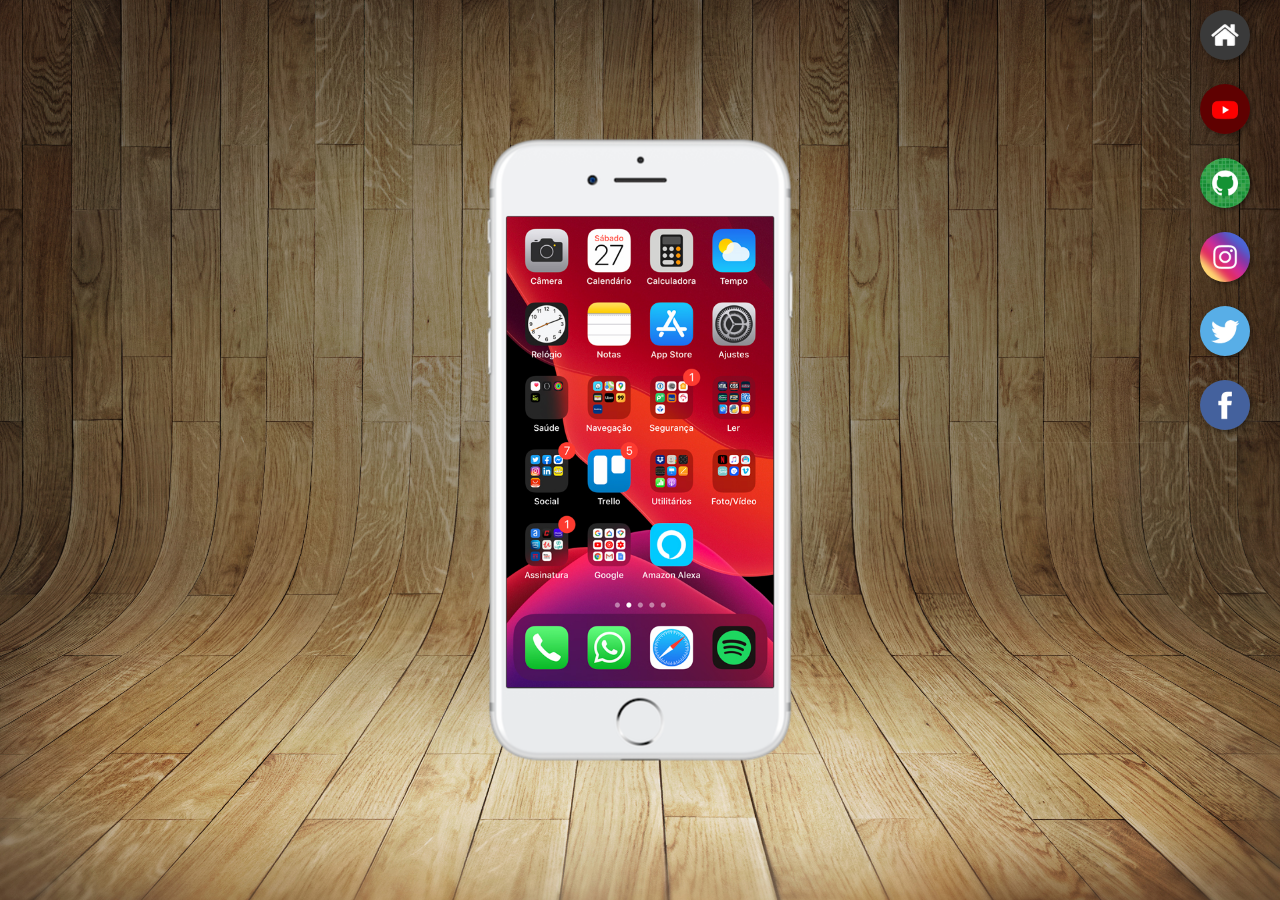
<file: index.html>
<!DOCTYPE html>
<html lang="pt-br">
<head>
    <meta charset="UTF-8">
    <meta http-equiv="X-UA-Compatible" content="IE=edge">
    <meta name="viewport" content="width=device-width, initial-scale=1.0">
    <title>Projeto redes sociais</title>
    <link rel="shortcut icon" href="icon/favicon.ico" type="image/x-icon">
    <link rel="stylesheet" href="estilos/style.css">
</head>
<body>
    <main>
        <section id="telefone">
            <iframe src="home.html" name="tela" id="tela" frameborder="0">
                Seu navegador não é compatível com isso.
            </iframe>
        </section>
        <section id="rede-sociais">
            <a href="home.html" target="tela"><img src="imagens/logo-home.jpg" alt="home"></a><br>
            <a href="youtube.html" target="tela"><img src="imagens/logo-youtube.jpg" alt="youtube"></a><br>
            <a href="github.html" target="tela"><img src="imagens/logo-github.jpg" alt="github"></a><br>
            <a href="instagram.html" target="tela"><img src="imagens/logo-instagram.jpg" alt="instagram"></a><br>
            <a href="twitter.html" target="tela"><img src="imagens/logo-twitter.jpg" alt="twitter"></a><br>
            <a href="facebook.html" target="tela"><img src="imagens/logo-facebook.jpg" alt="facebook"></a>
        </section>
    </main>
</body>
</html>
</file>
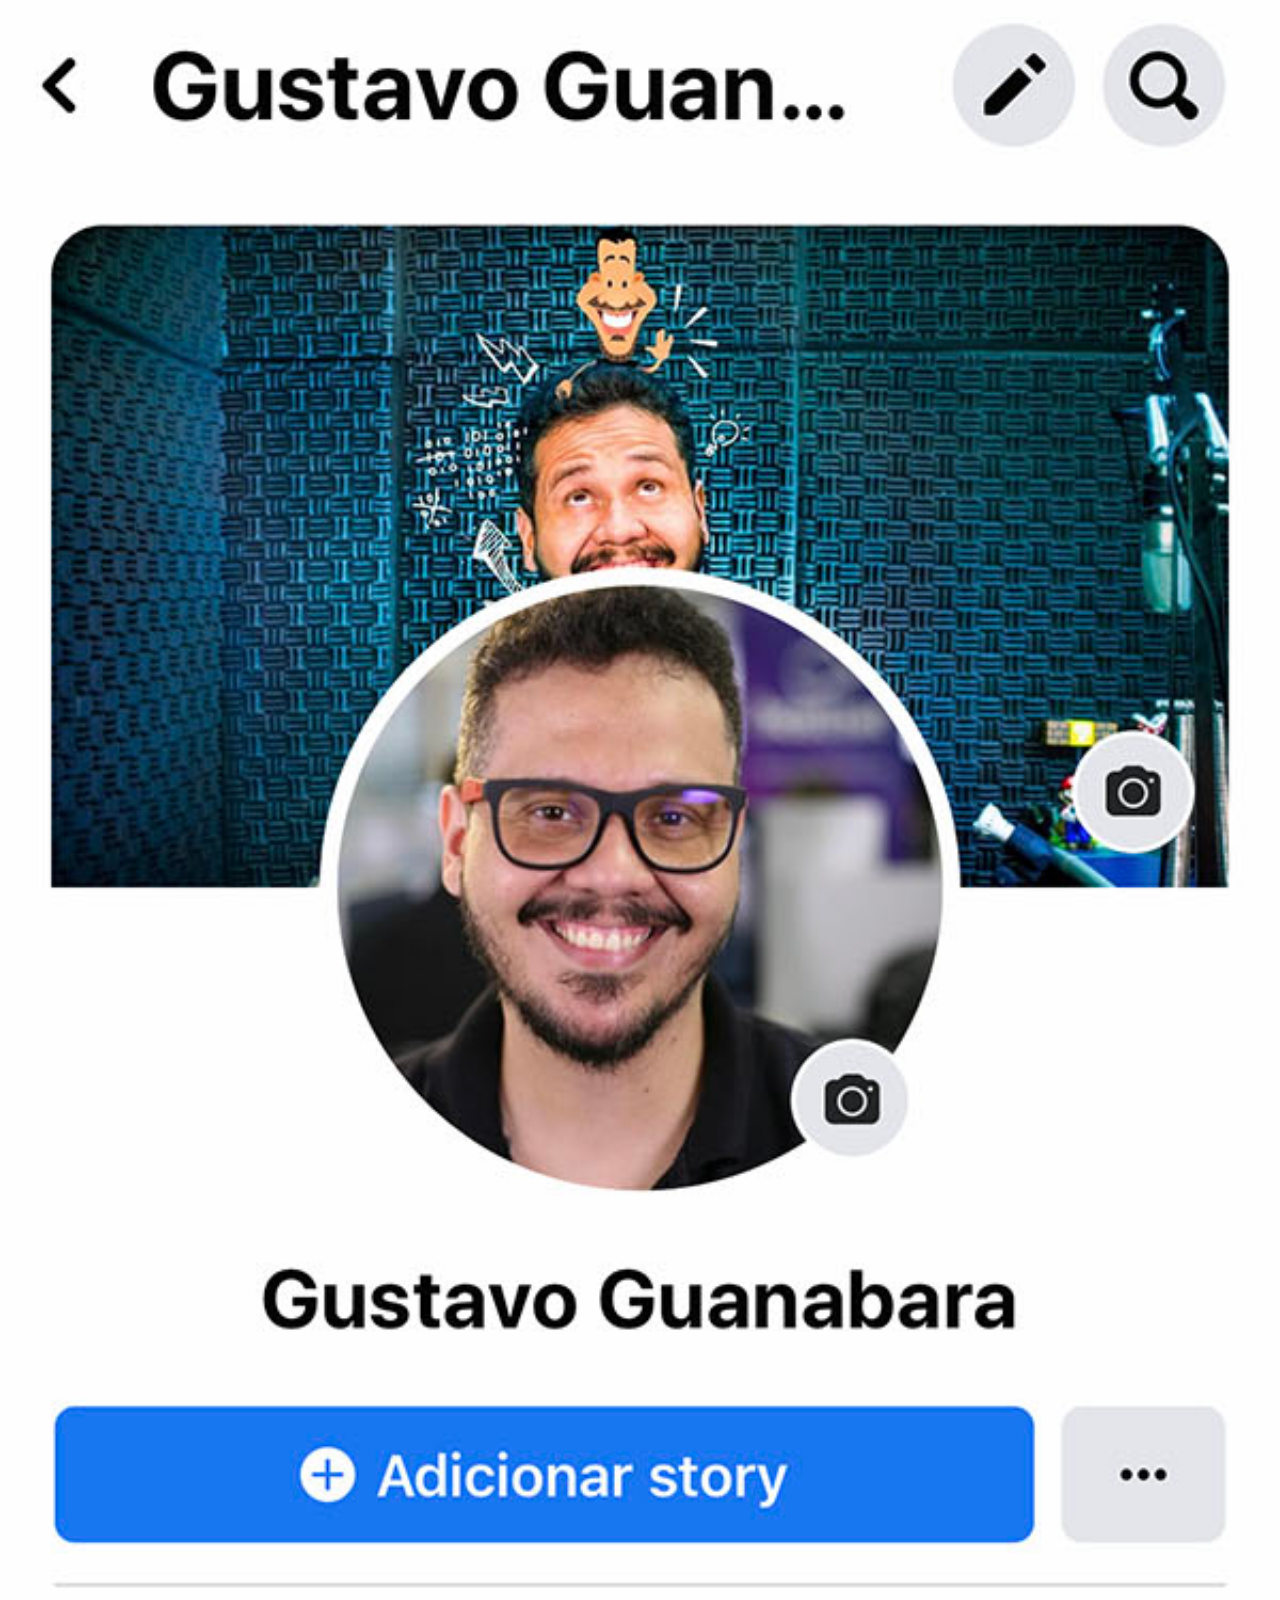
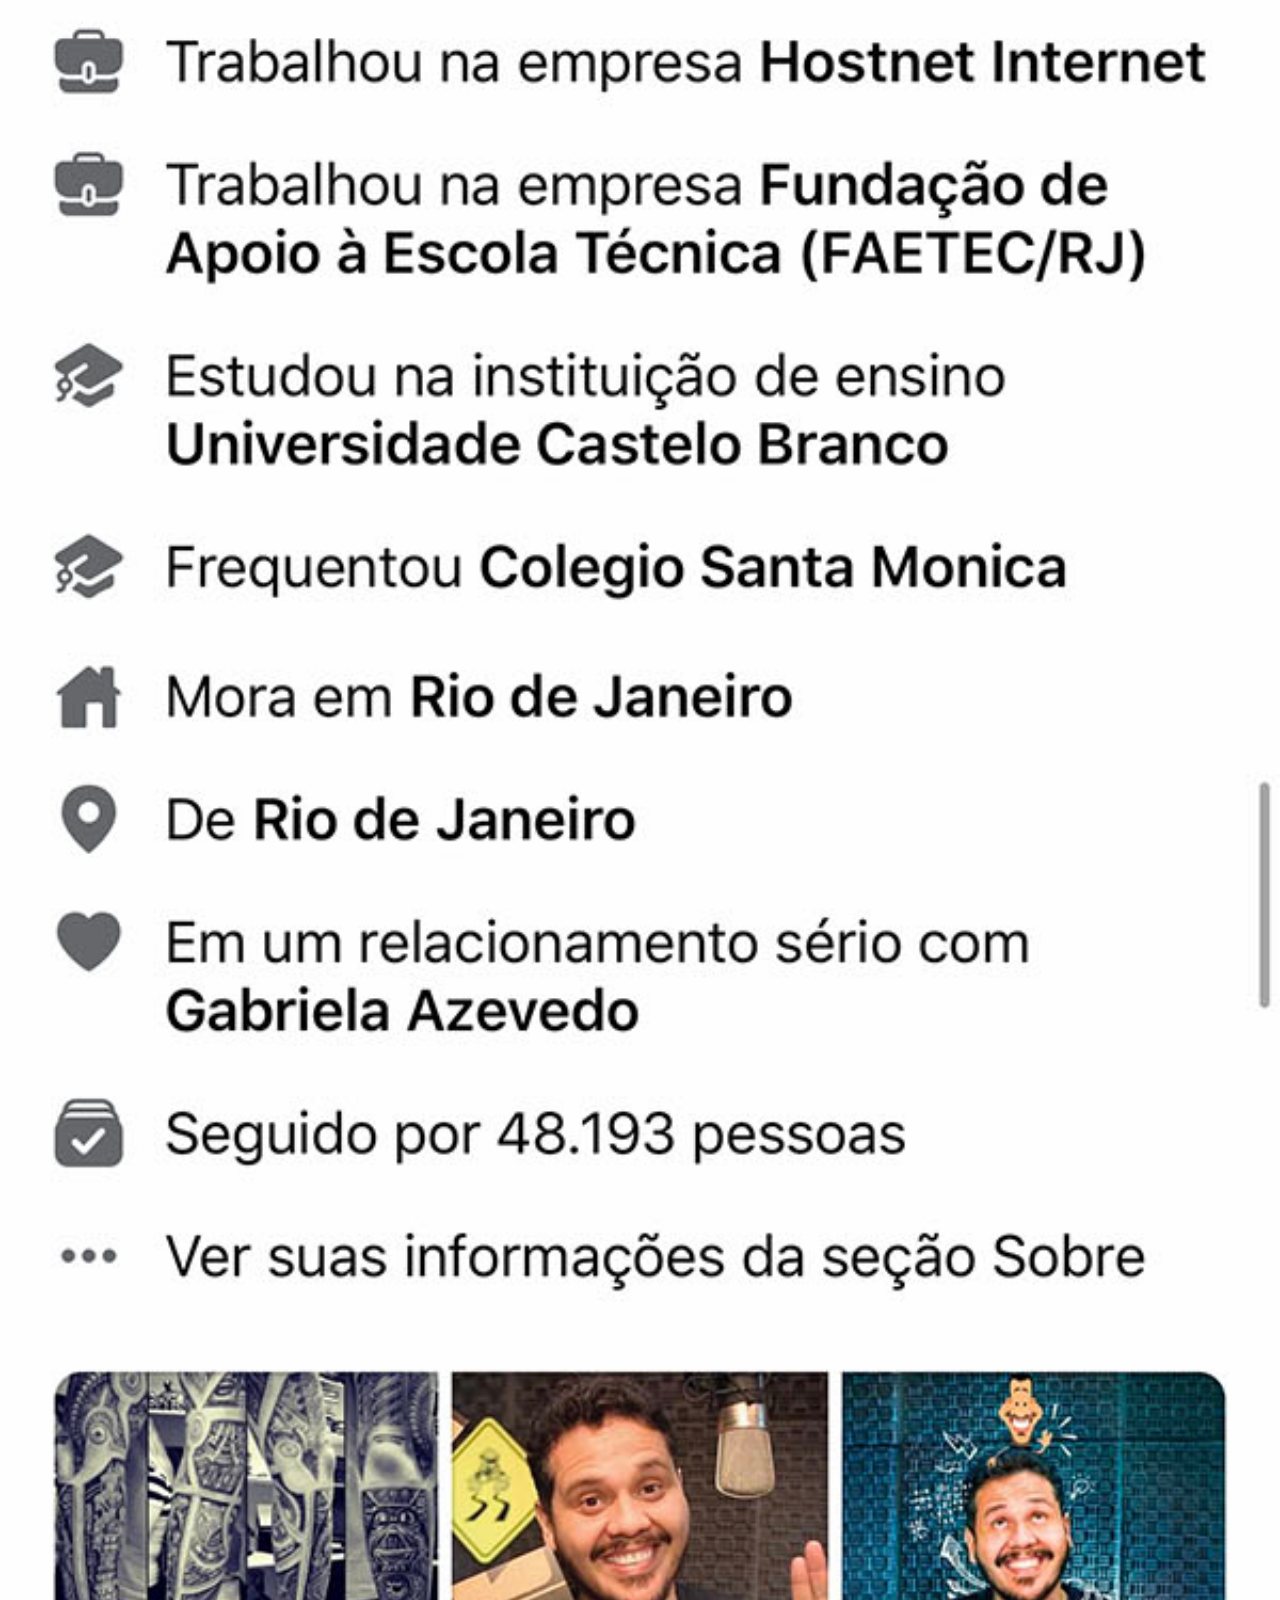
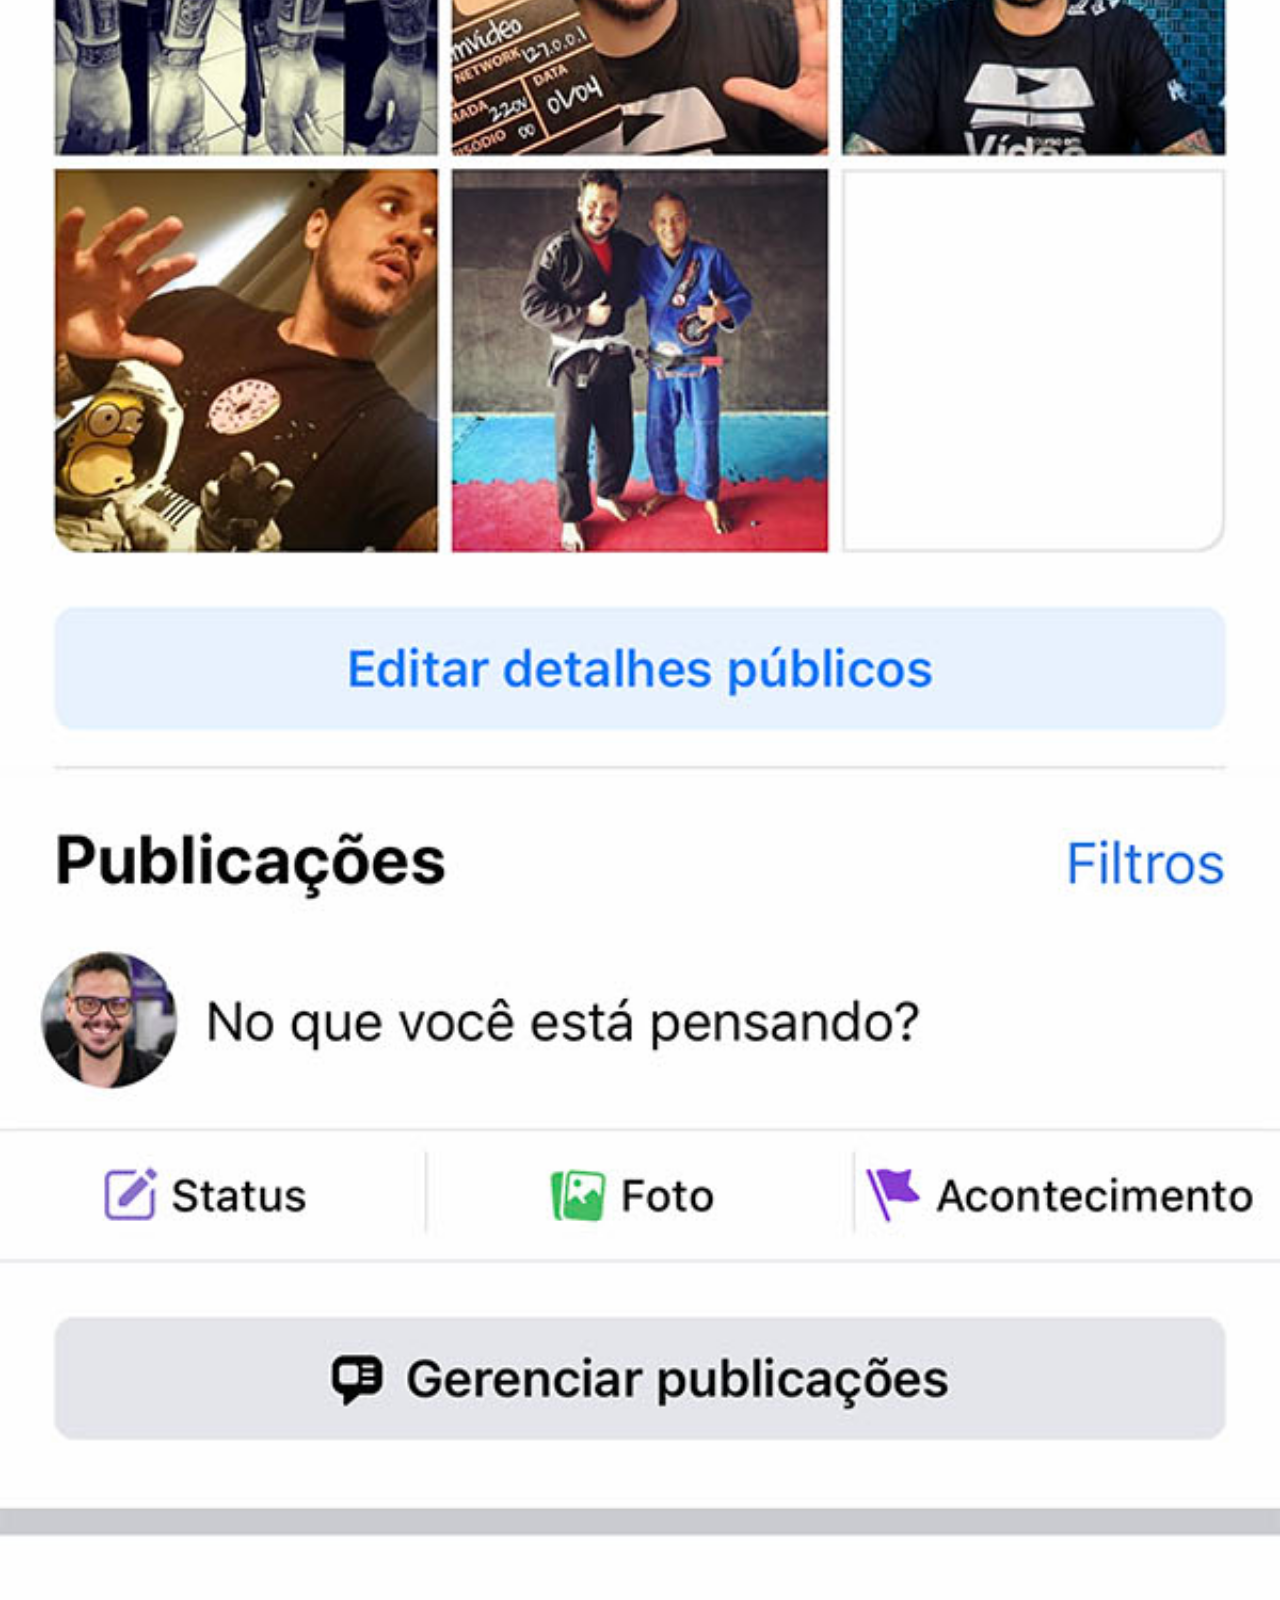
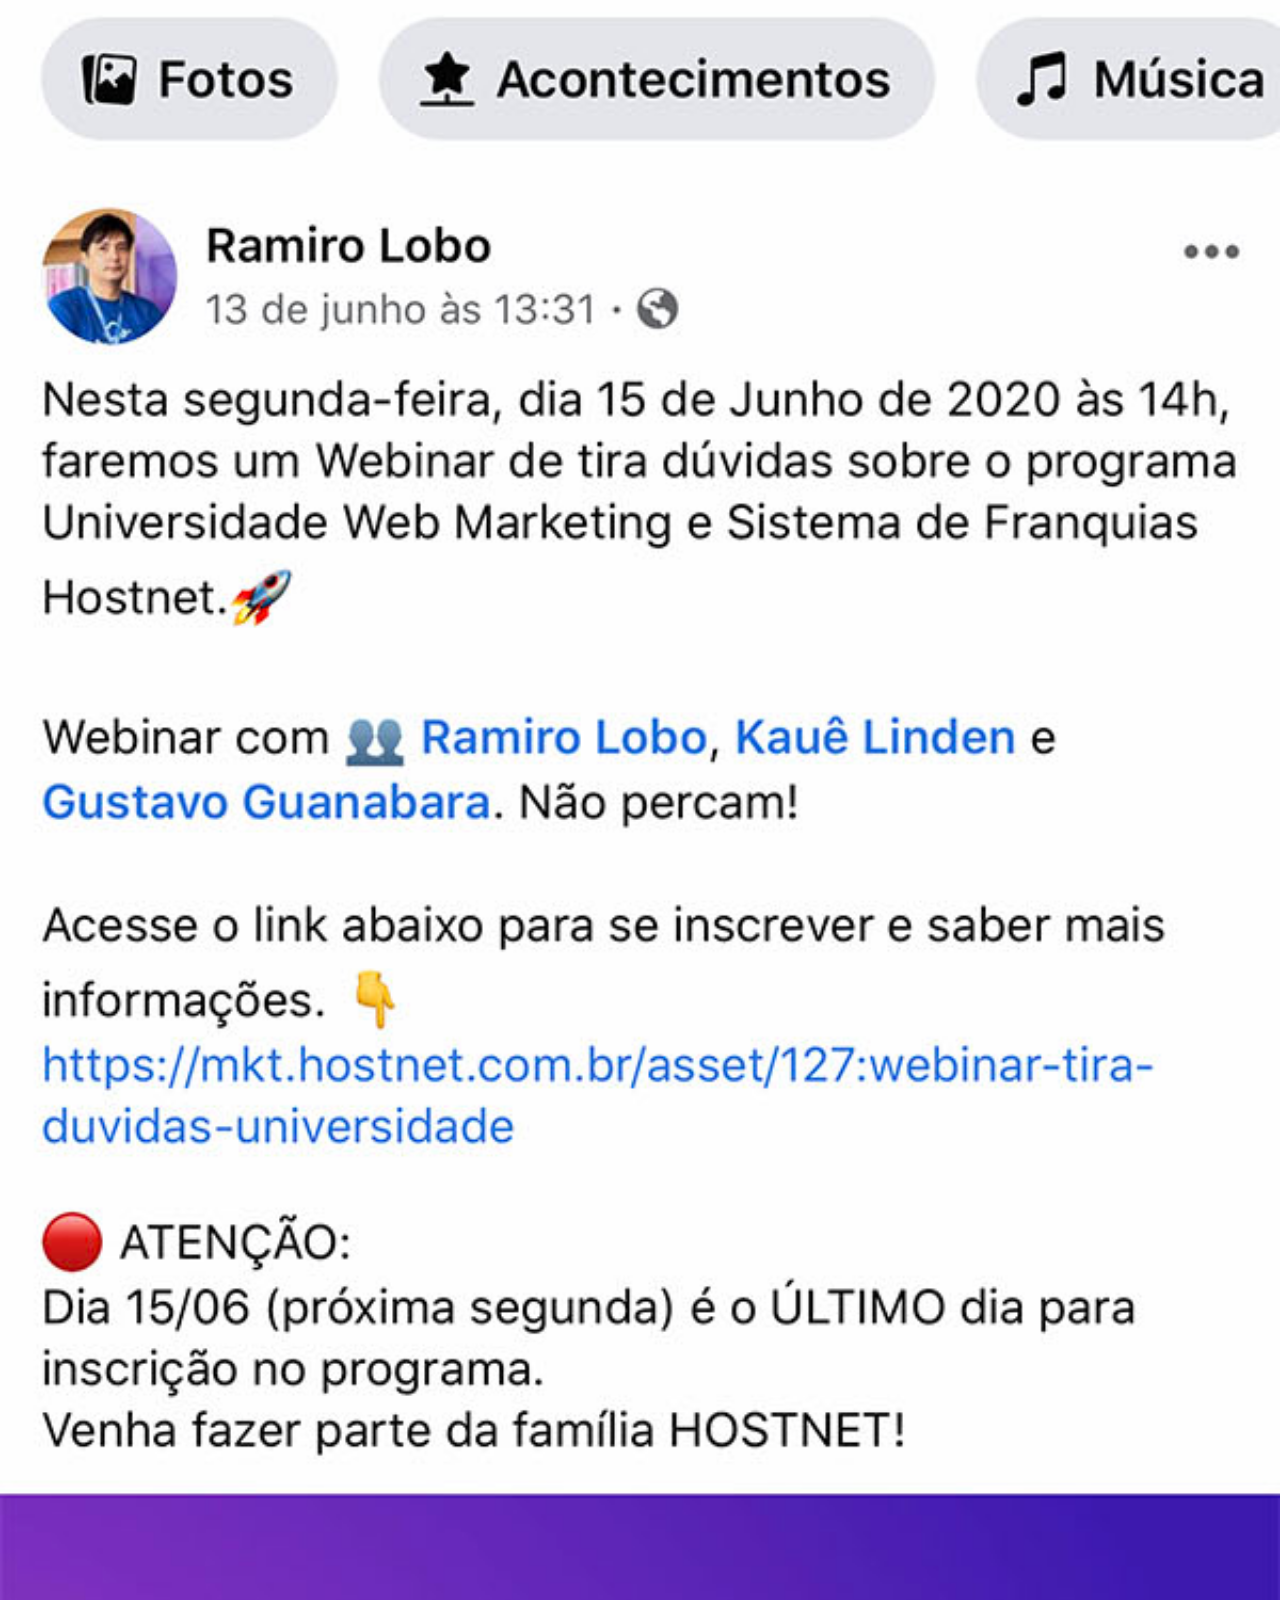
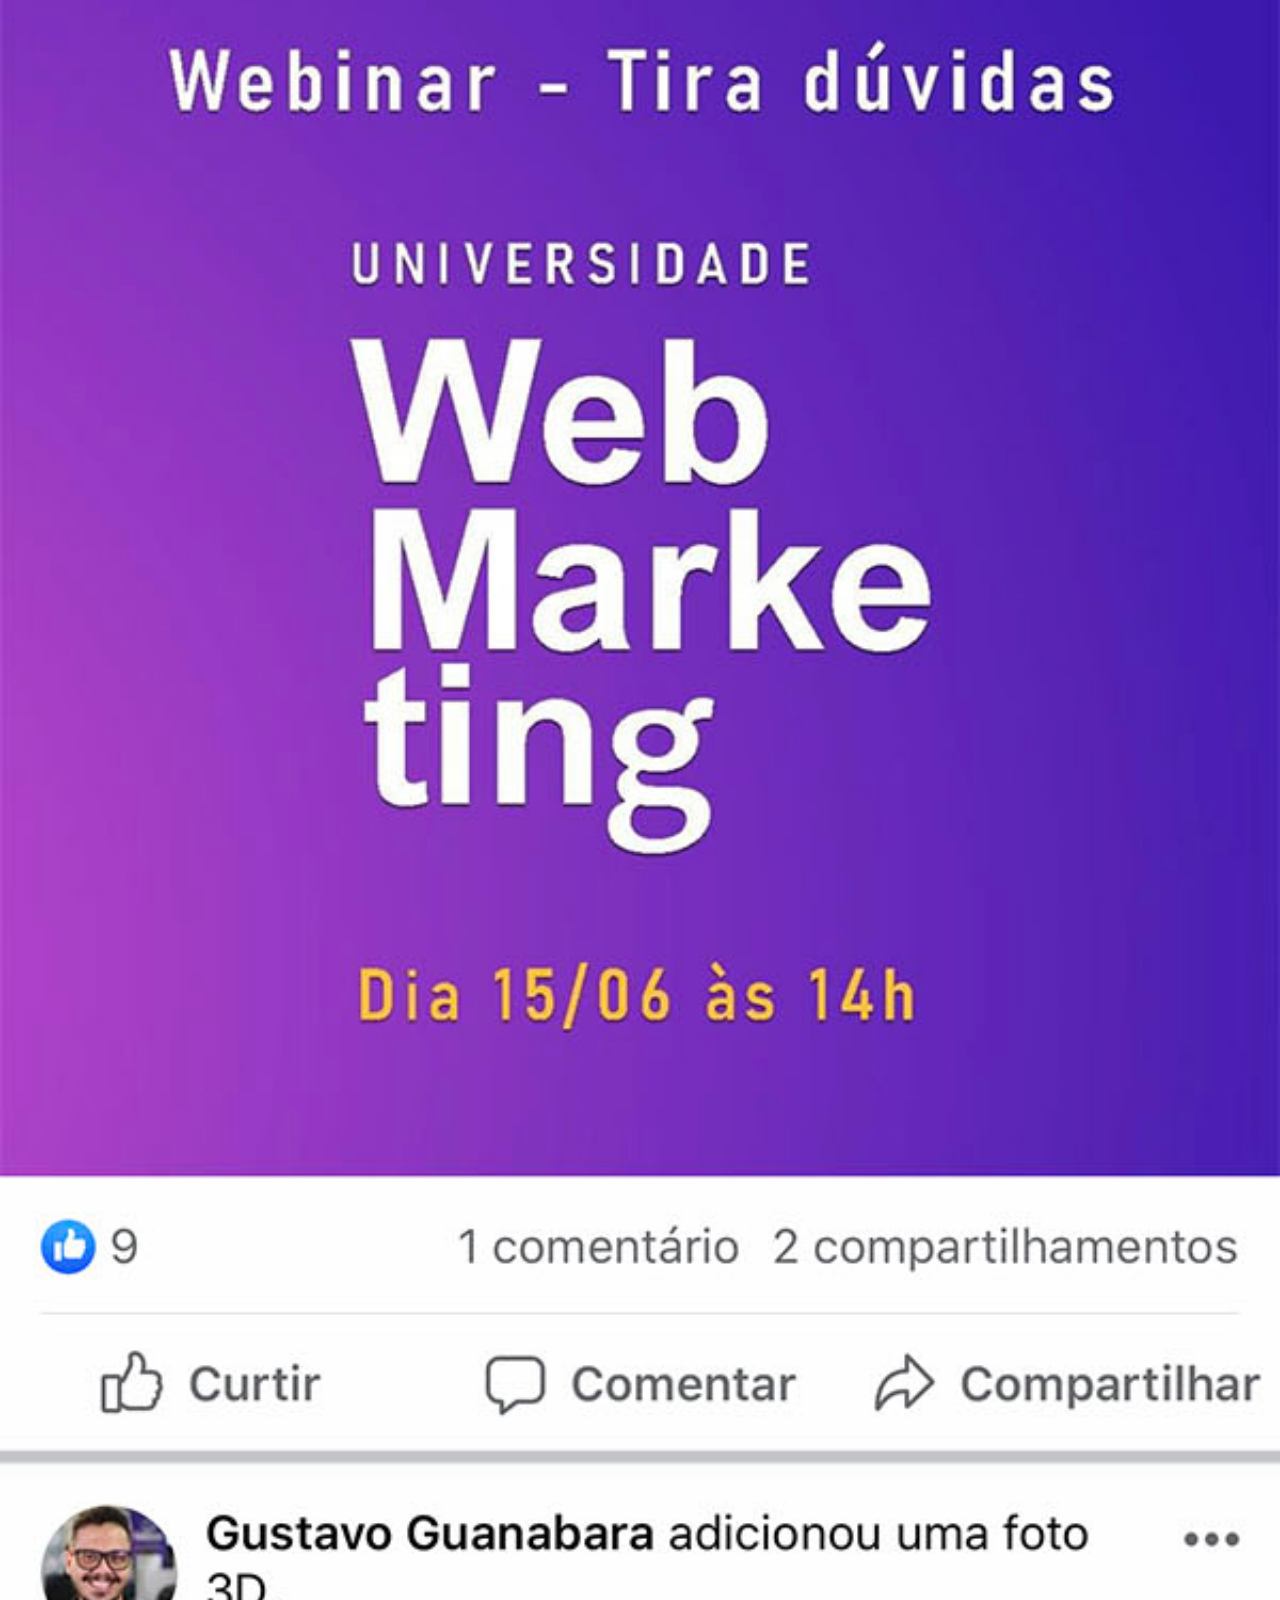
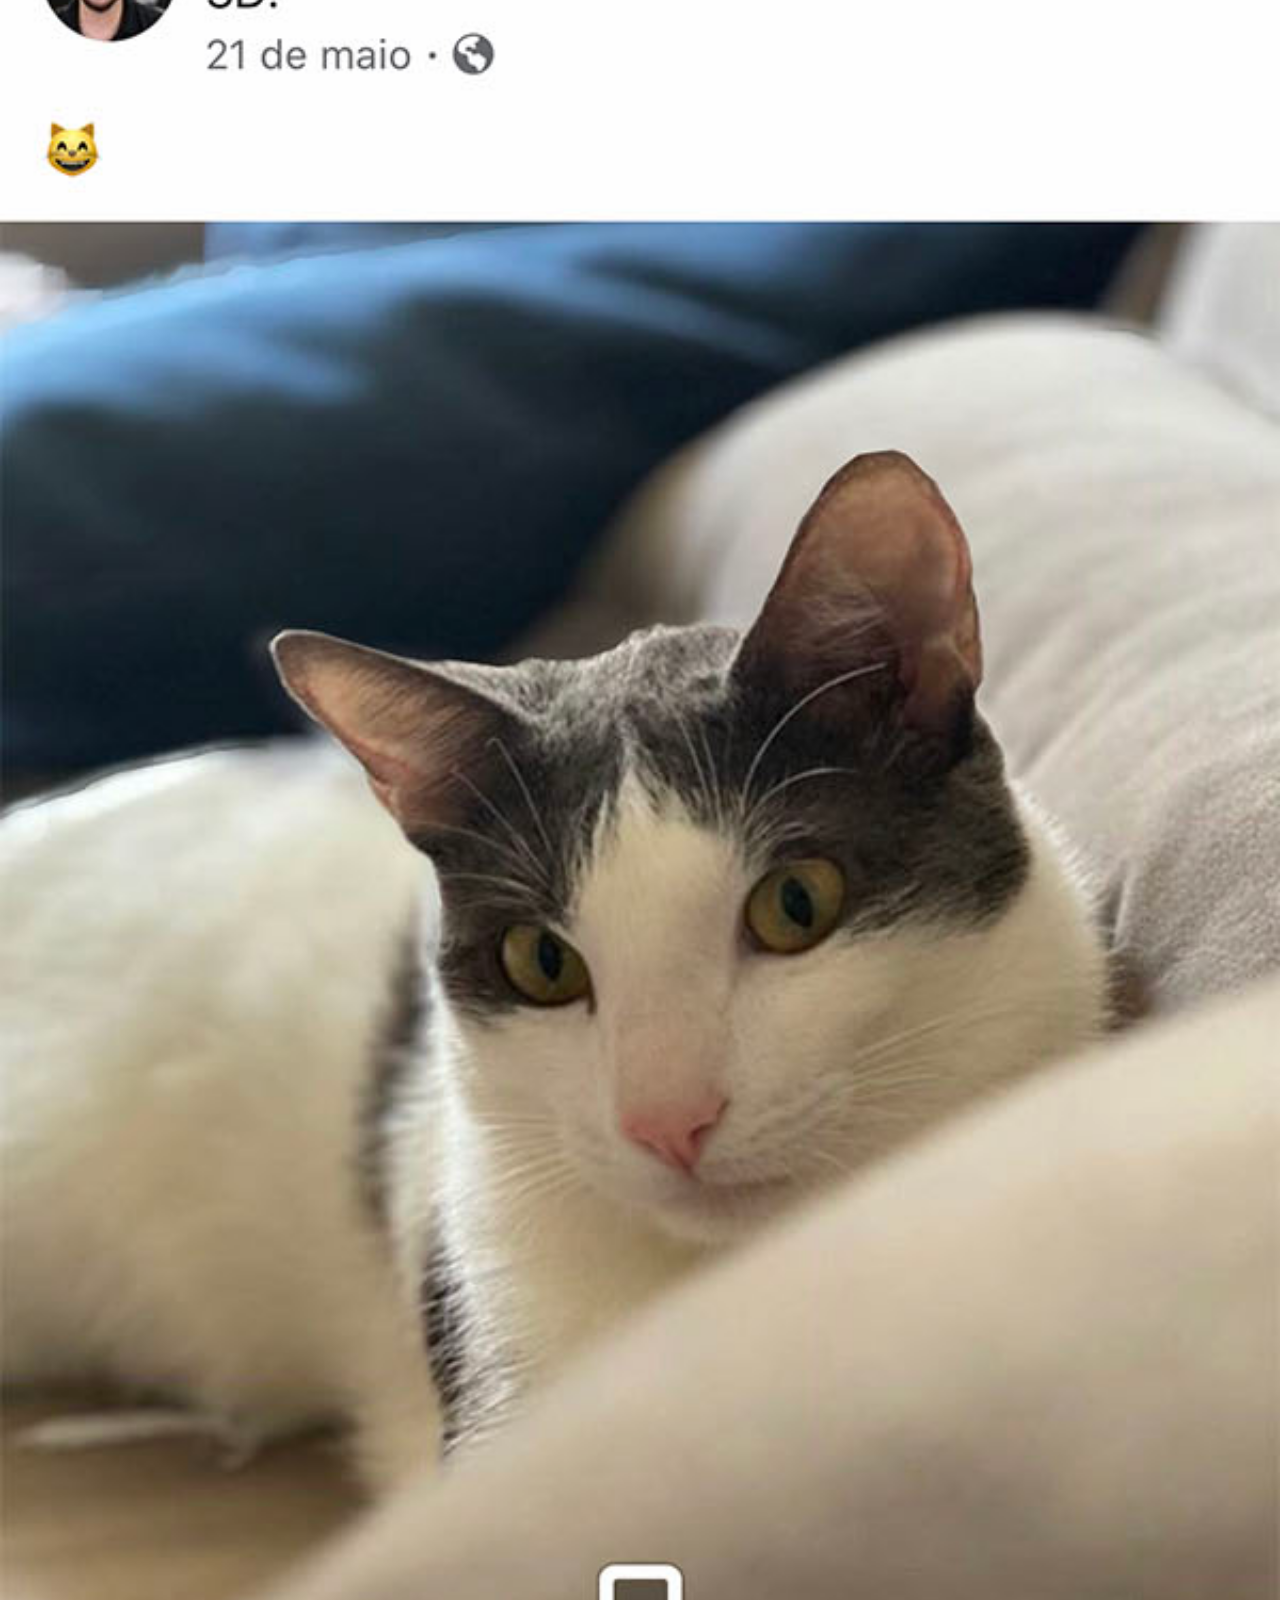
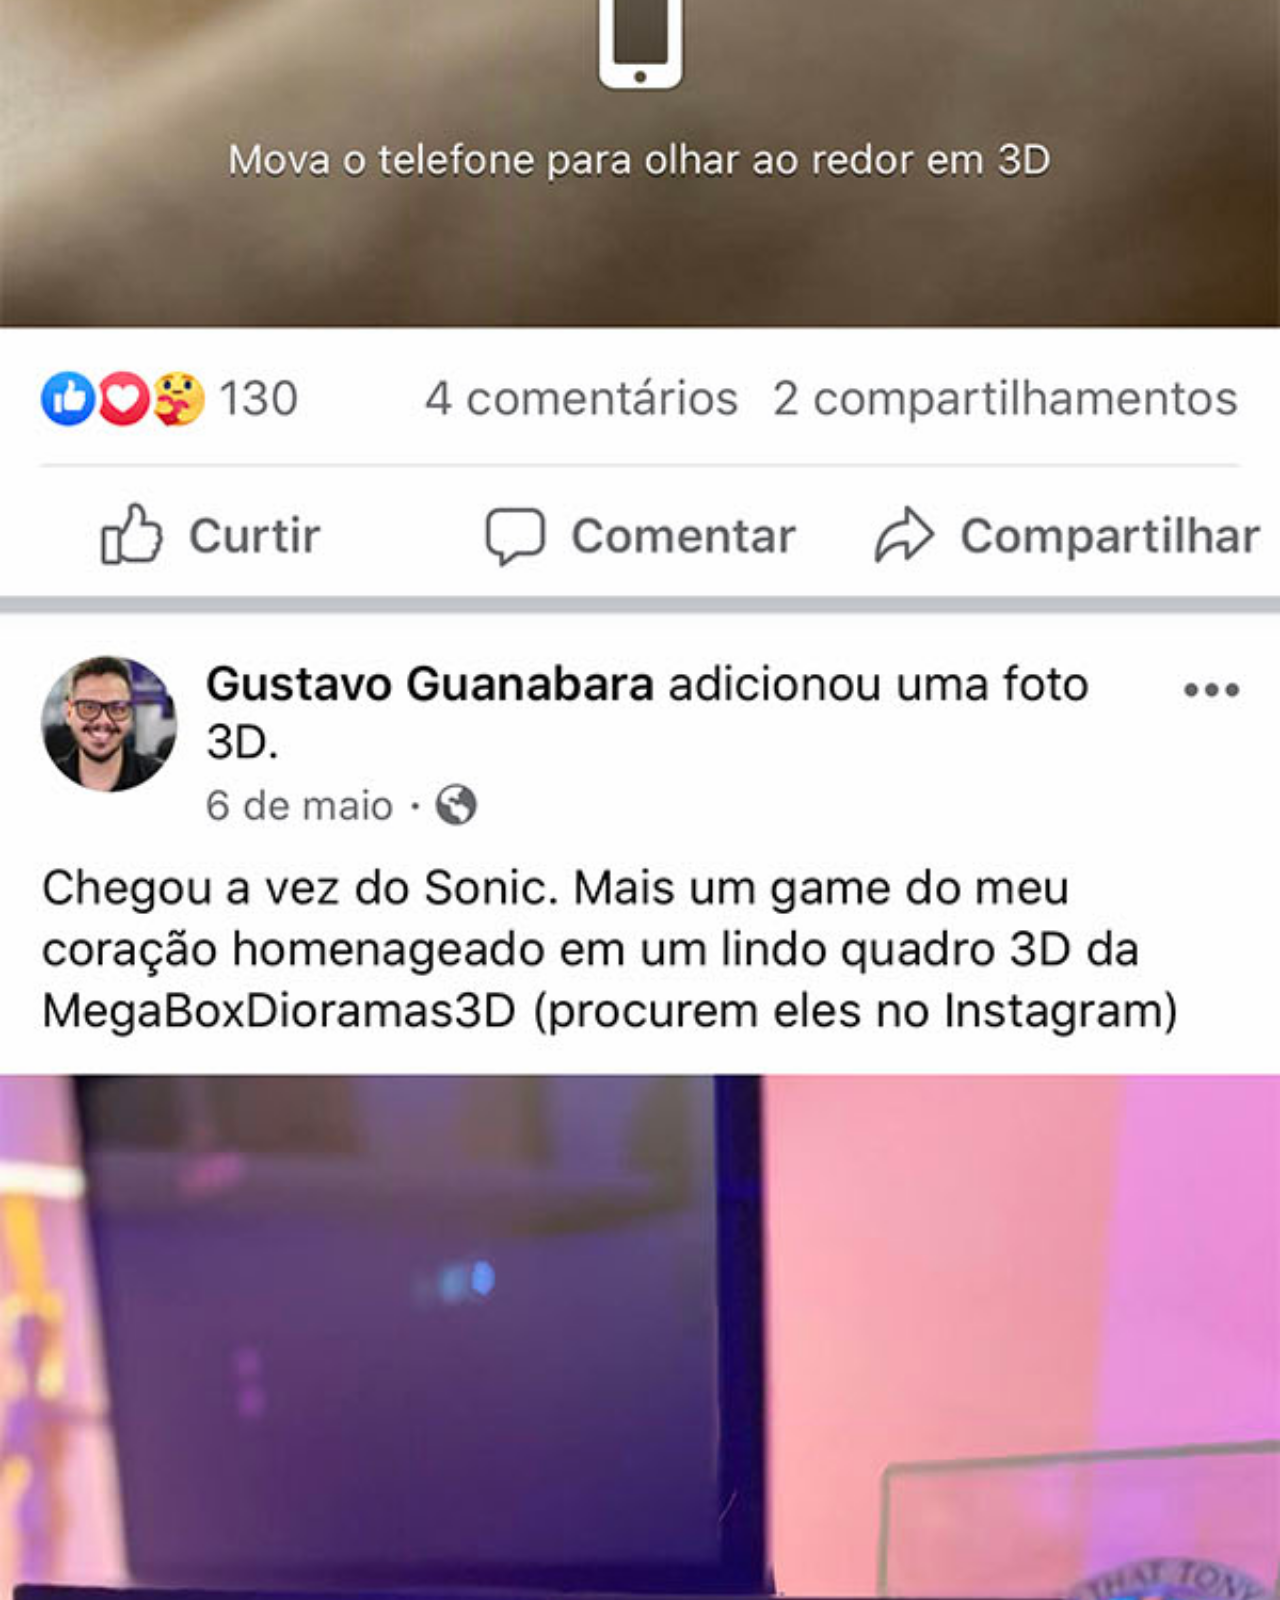
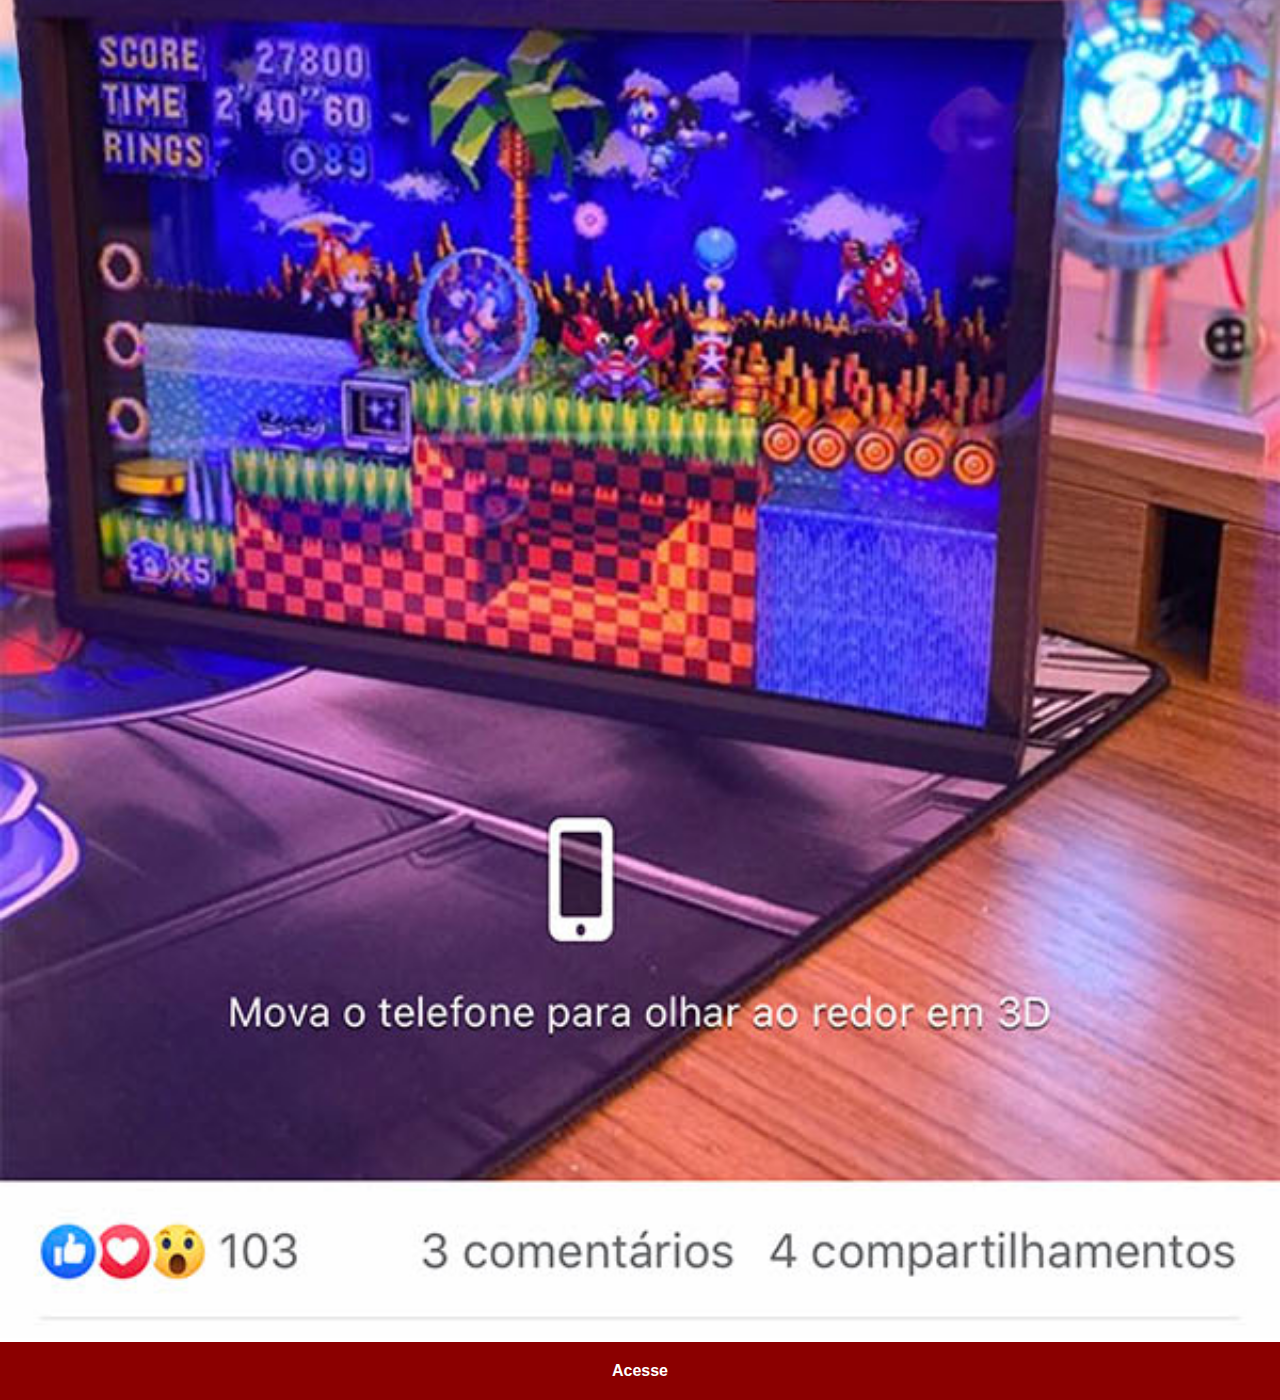
<file: facebook.html>
<!DOCTYPE html>
<html lang="pt-br">
<head>
    <meta charset="UTF-8">
    <meta http-equiv="X-UA-Compatible" content="IE=edge">
    <meta name="viewport" content="width=device-width, initial-scale=1.0">
    <title>Facebook</title>
    <link rel="stylesheet" href="estilos/social.css">
</head>
<body>
    <img src="imagens/tela-facebook.jpg" alt="facebook">
    <a href="https://www.facebook.com/" target="_blank">Acesse</a>
</body>
</html>
</file>
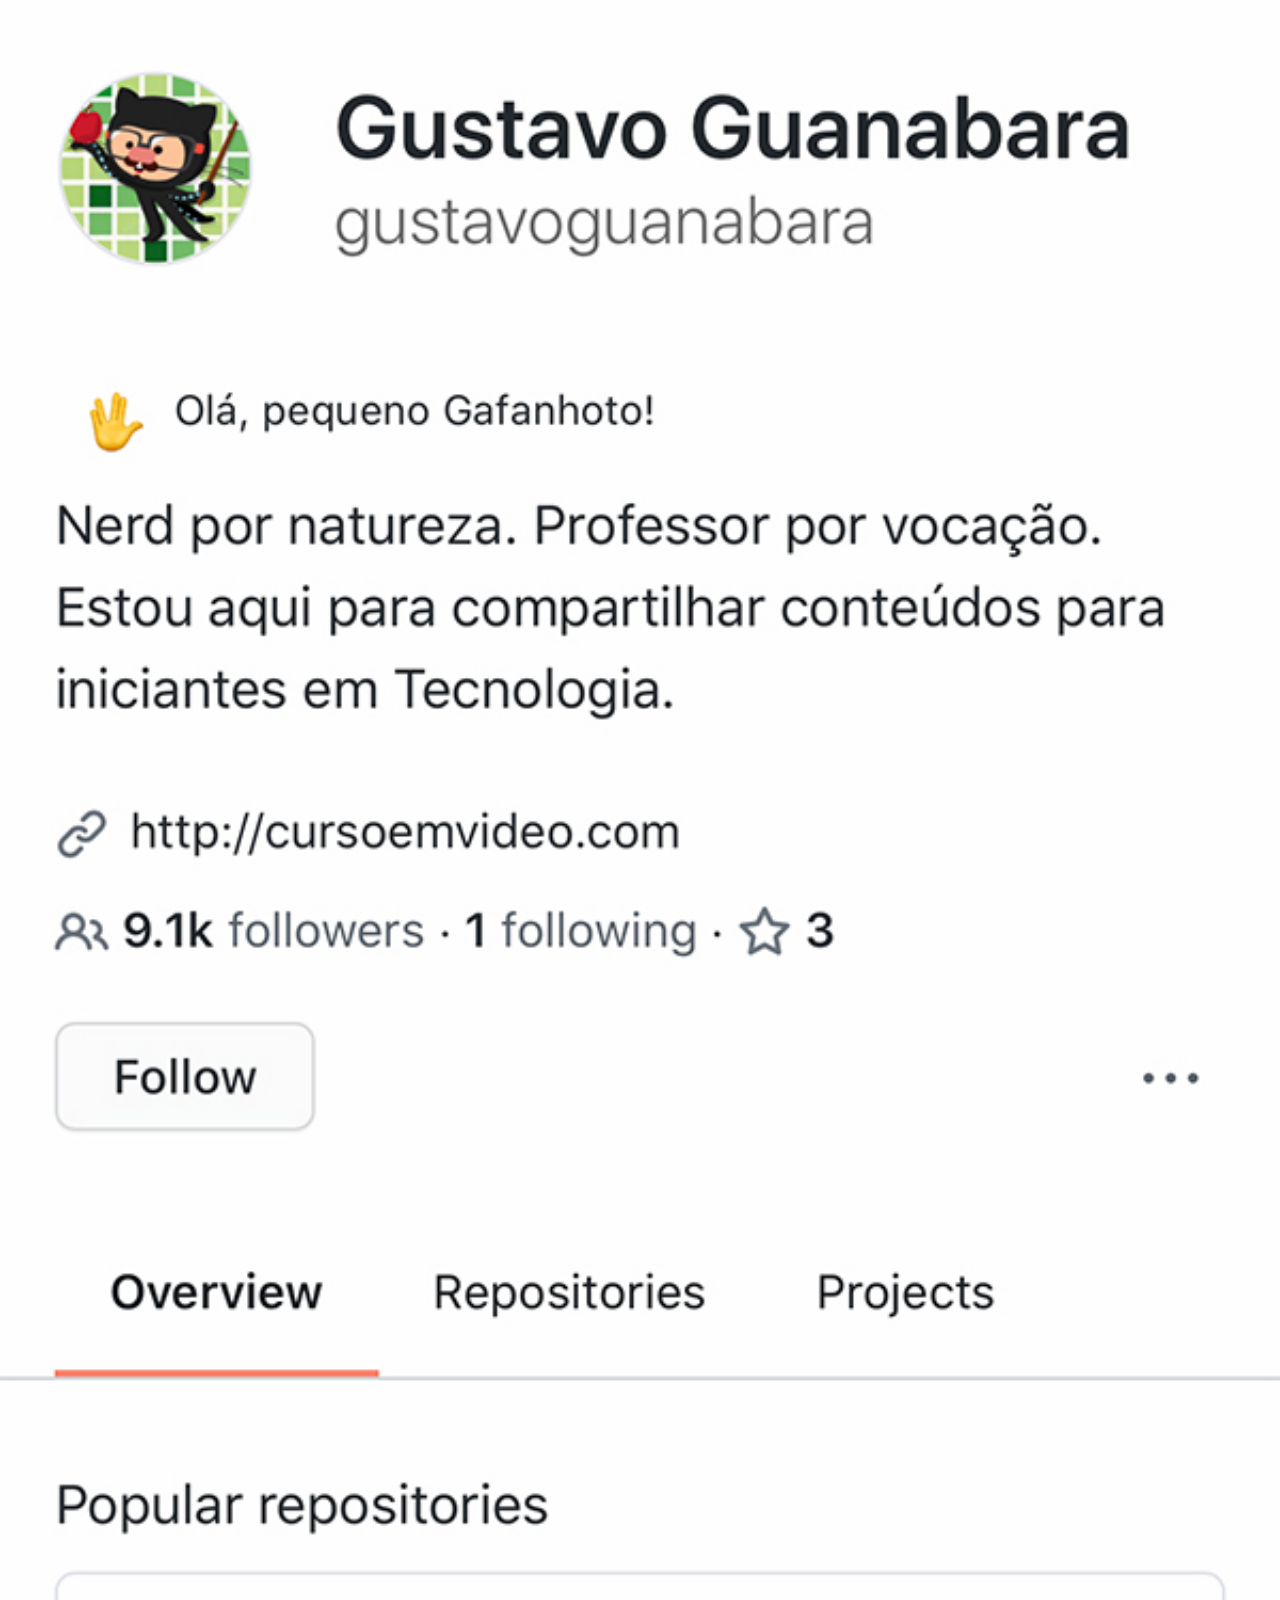
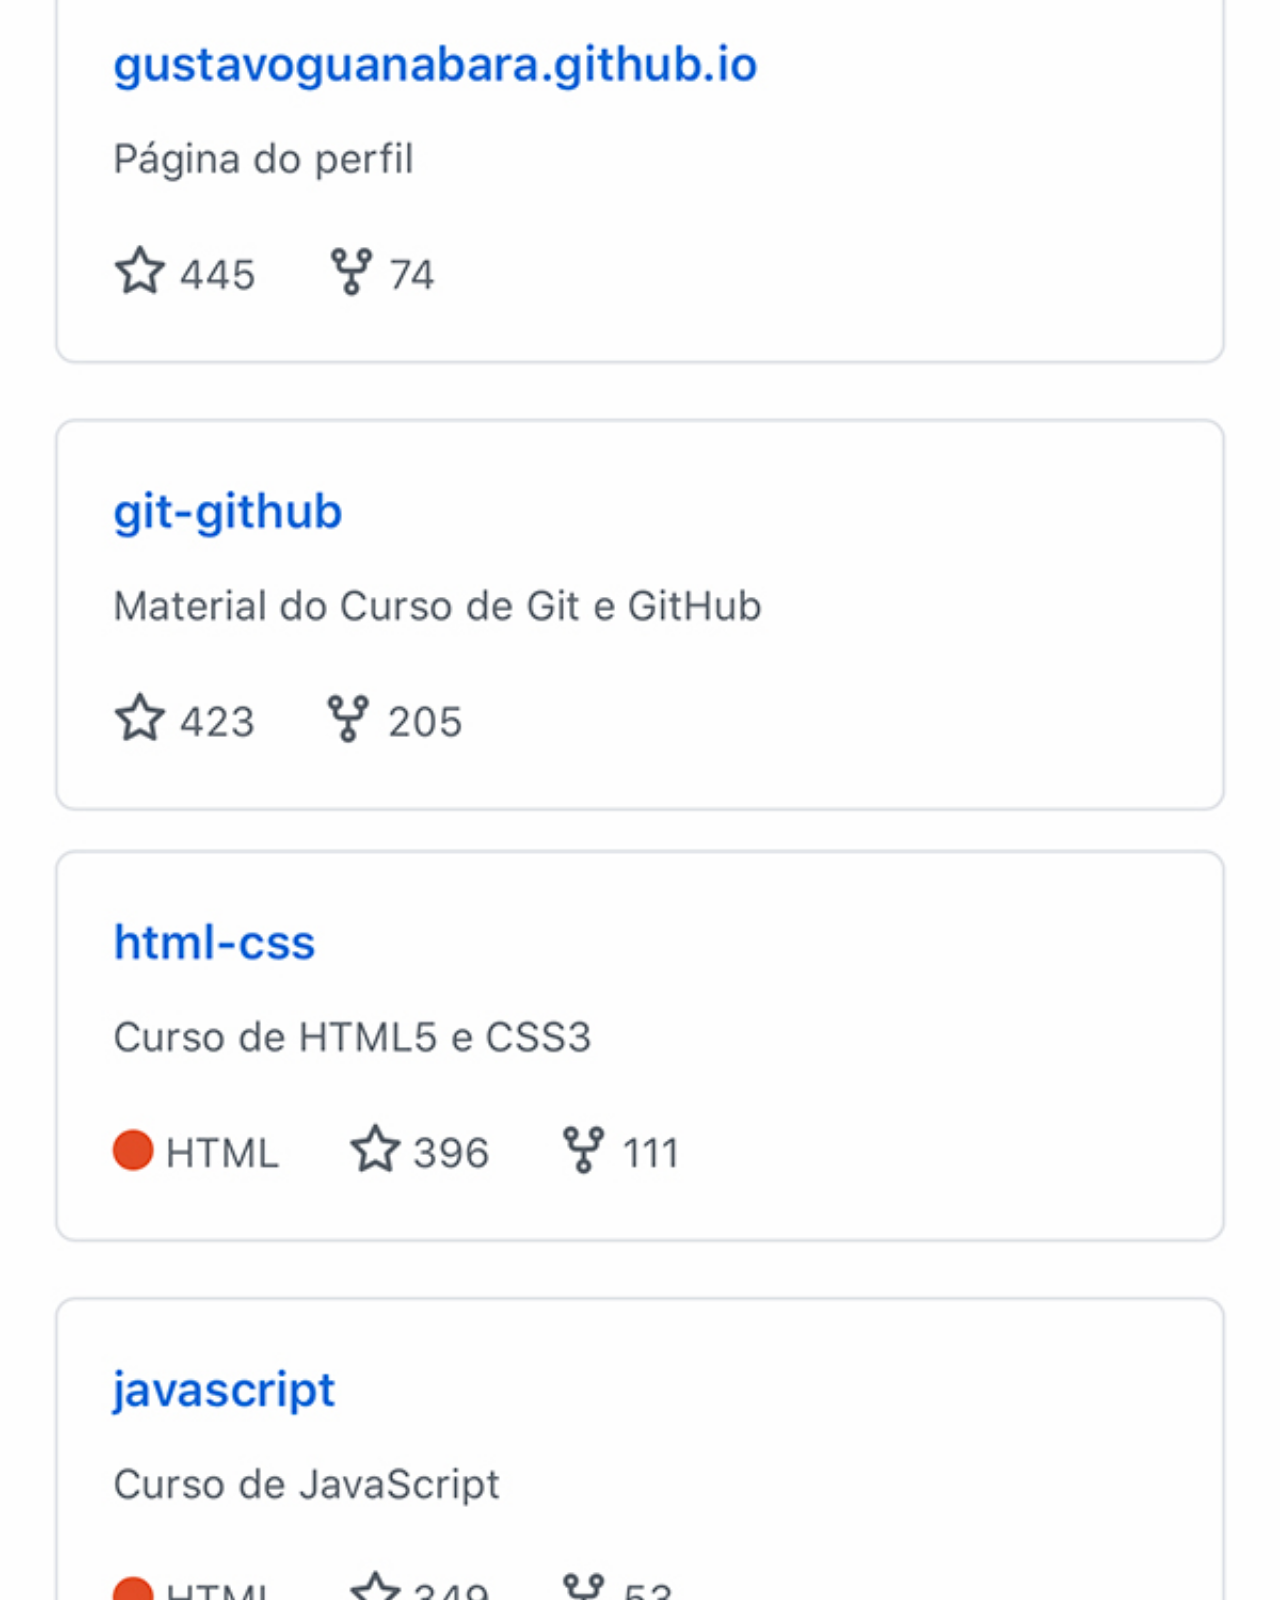
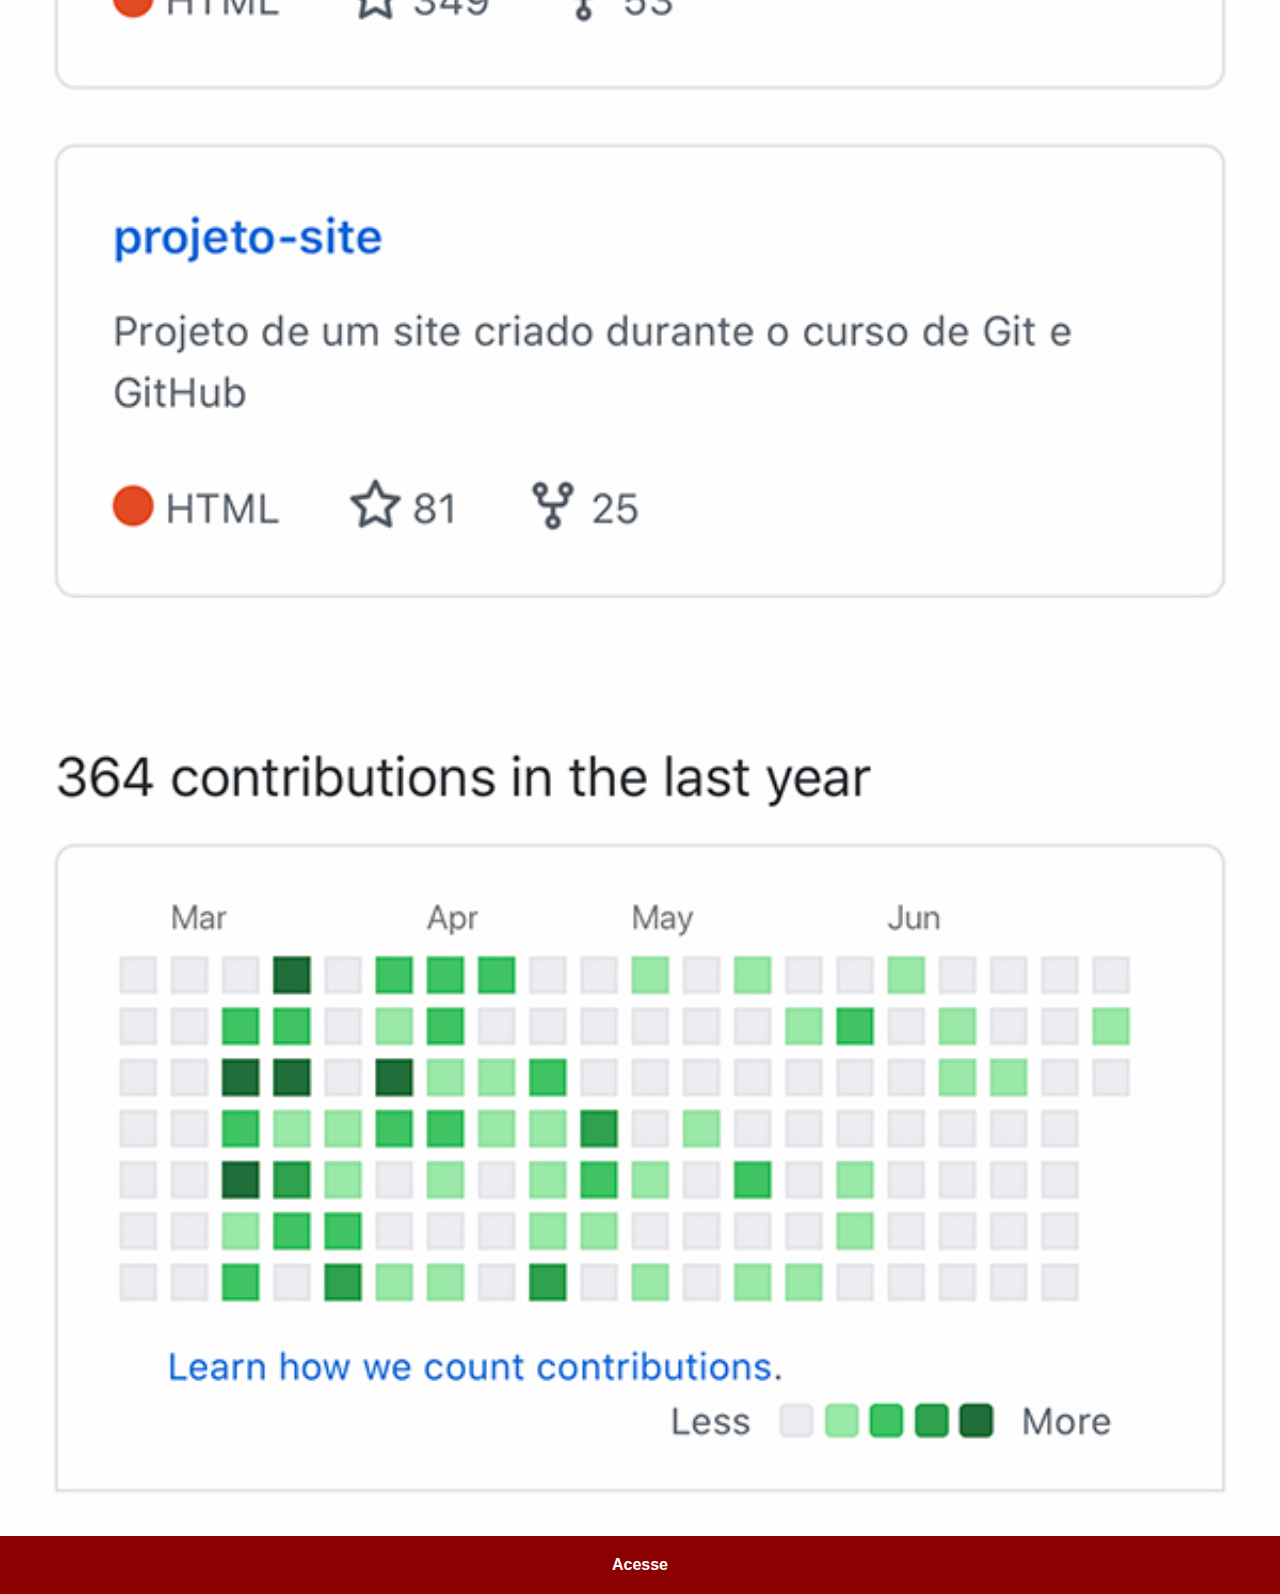
<file: github.html>
<!DOCTYPE html>
<html lang="pt-br">
<head>
    <meta charset="UTF-8">
    <meta http-equiv="X-UA-Compatible" content="IE=edge">
    <meta name="viewport" content="width=,, initial-scale=1.0">
    <title>GitHub</title>
    <link rel="stylesheet" href="estilos/social.css">
</head>
<body>
    <img src="imagens/tela-github.jpg" alt="github">
    <a href="https://github.com/Jeaanb" target="_blank">Acesse</a>
</body>
</html>
</file>
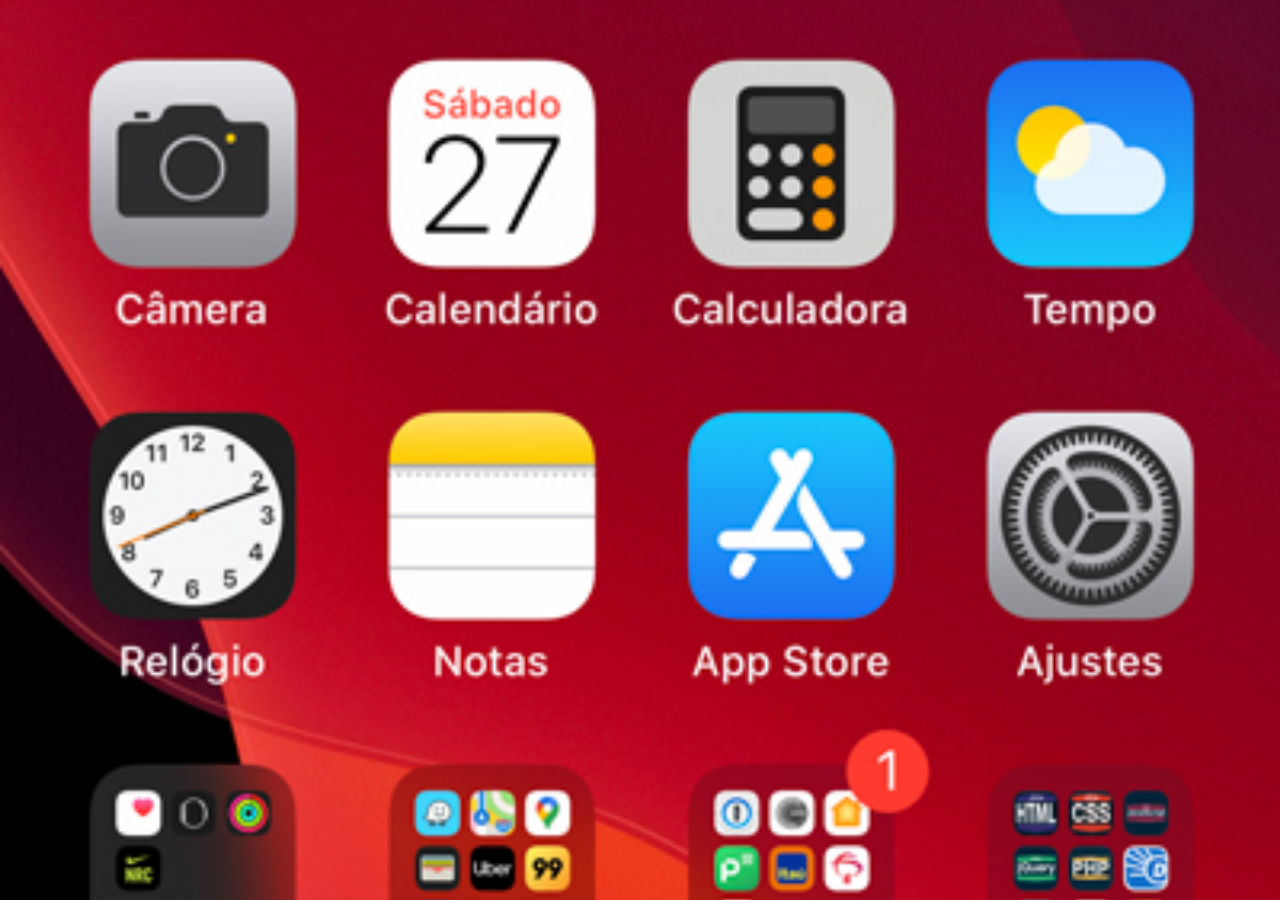
<file: home.html>
<!DOCTYPE html>
<html lang="pt-br">
<head>
    <meta charset="UTF-8">
    <meta http-equiv="X-UA-Compatible" content="IE=edge">
    <meta name="viewport" content="width=device-width, initial-scale=1.0">
    <title>Home</title>
</head>
<style>
    * {
        margin: 0px;
        padding: 0px;
    }

    body {
        width: 100vw;
        height: 100vh;
        background: black url(imagens/tela-home.jpg) no-repeat top center;
        background-size: cover;
    }
</style>
<body>
    
</body>
</html>
</file>
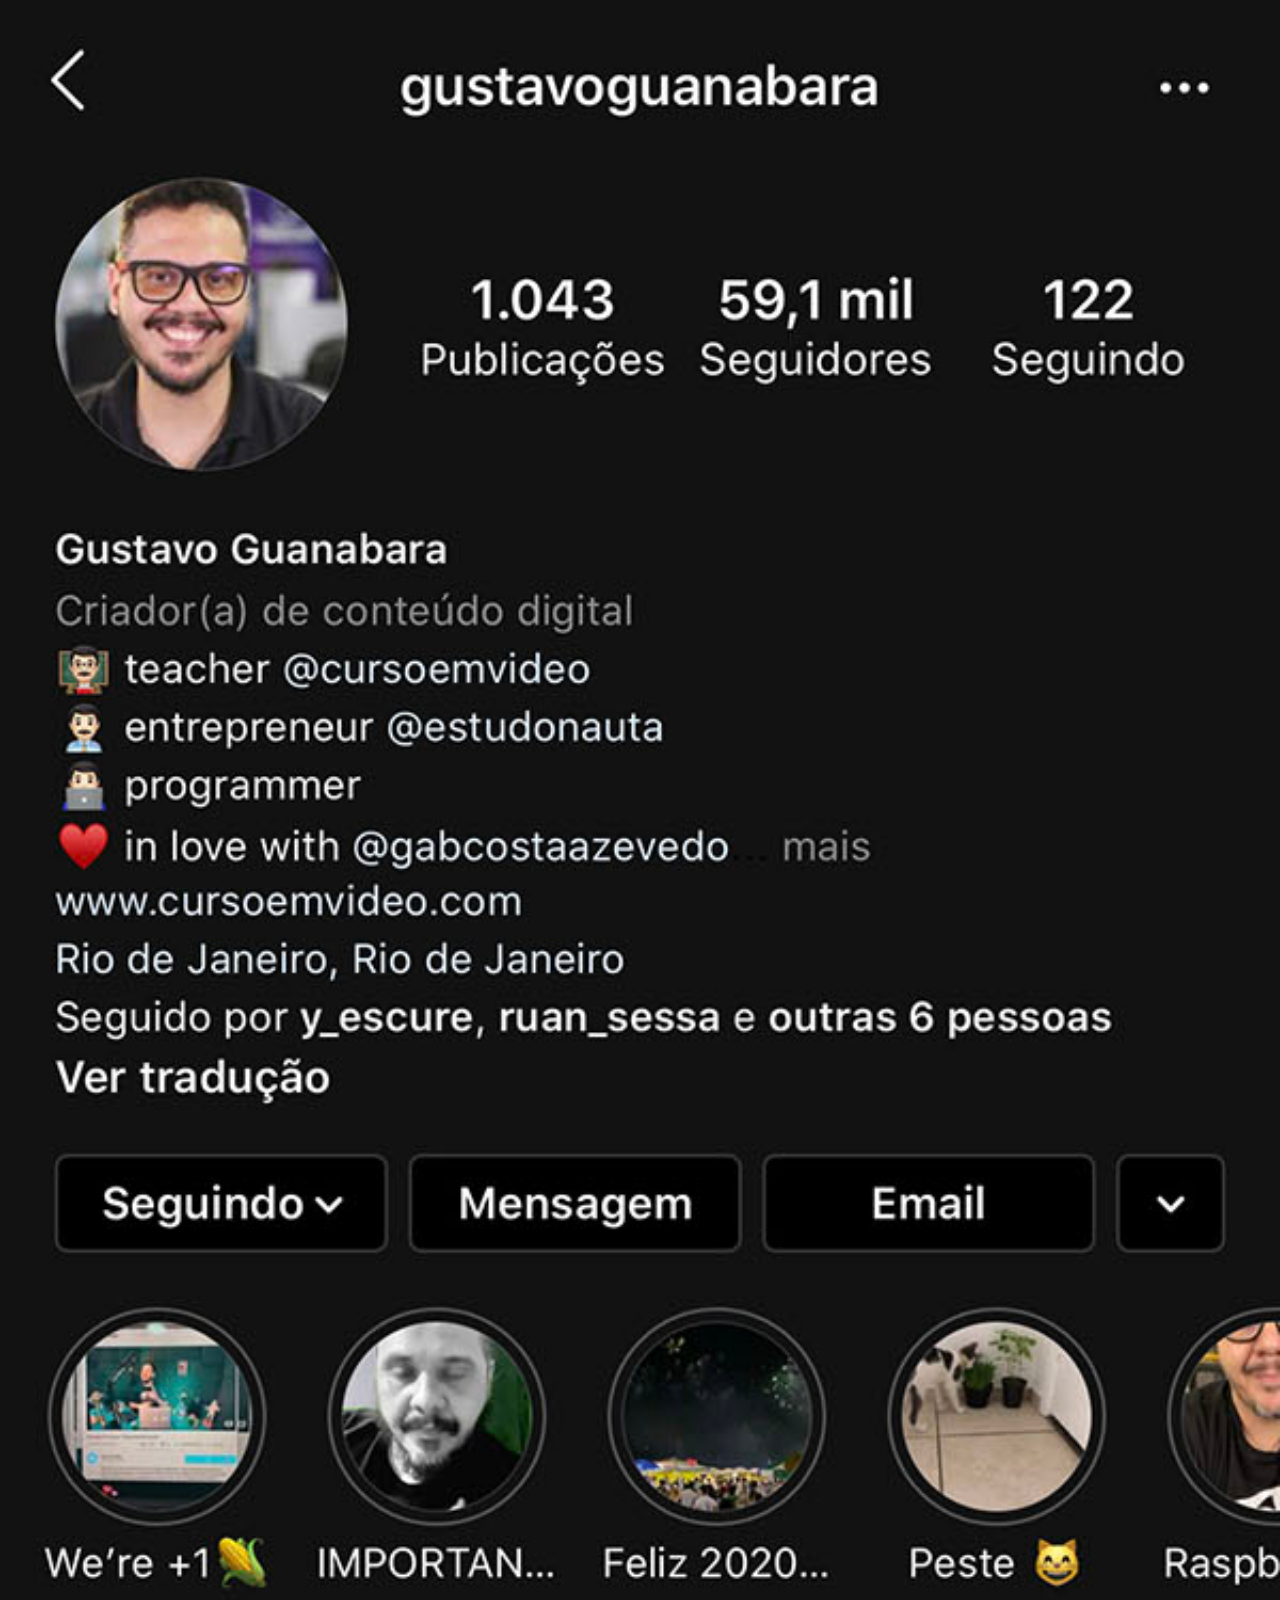
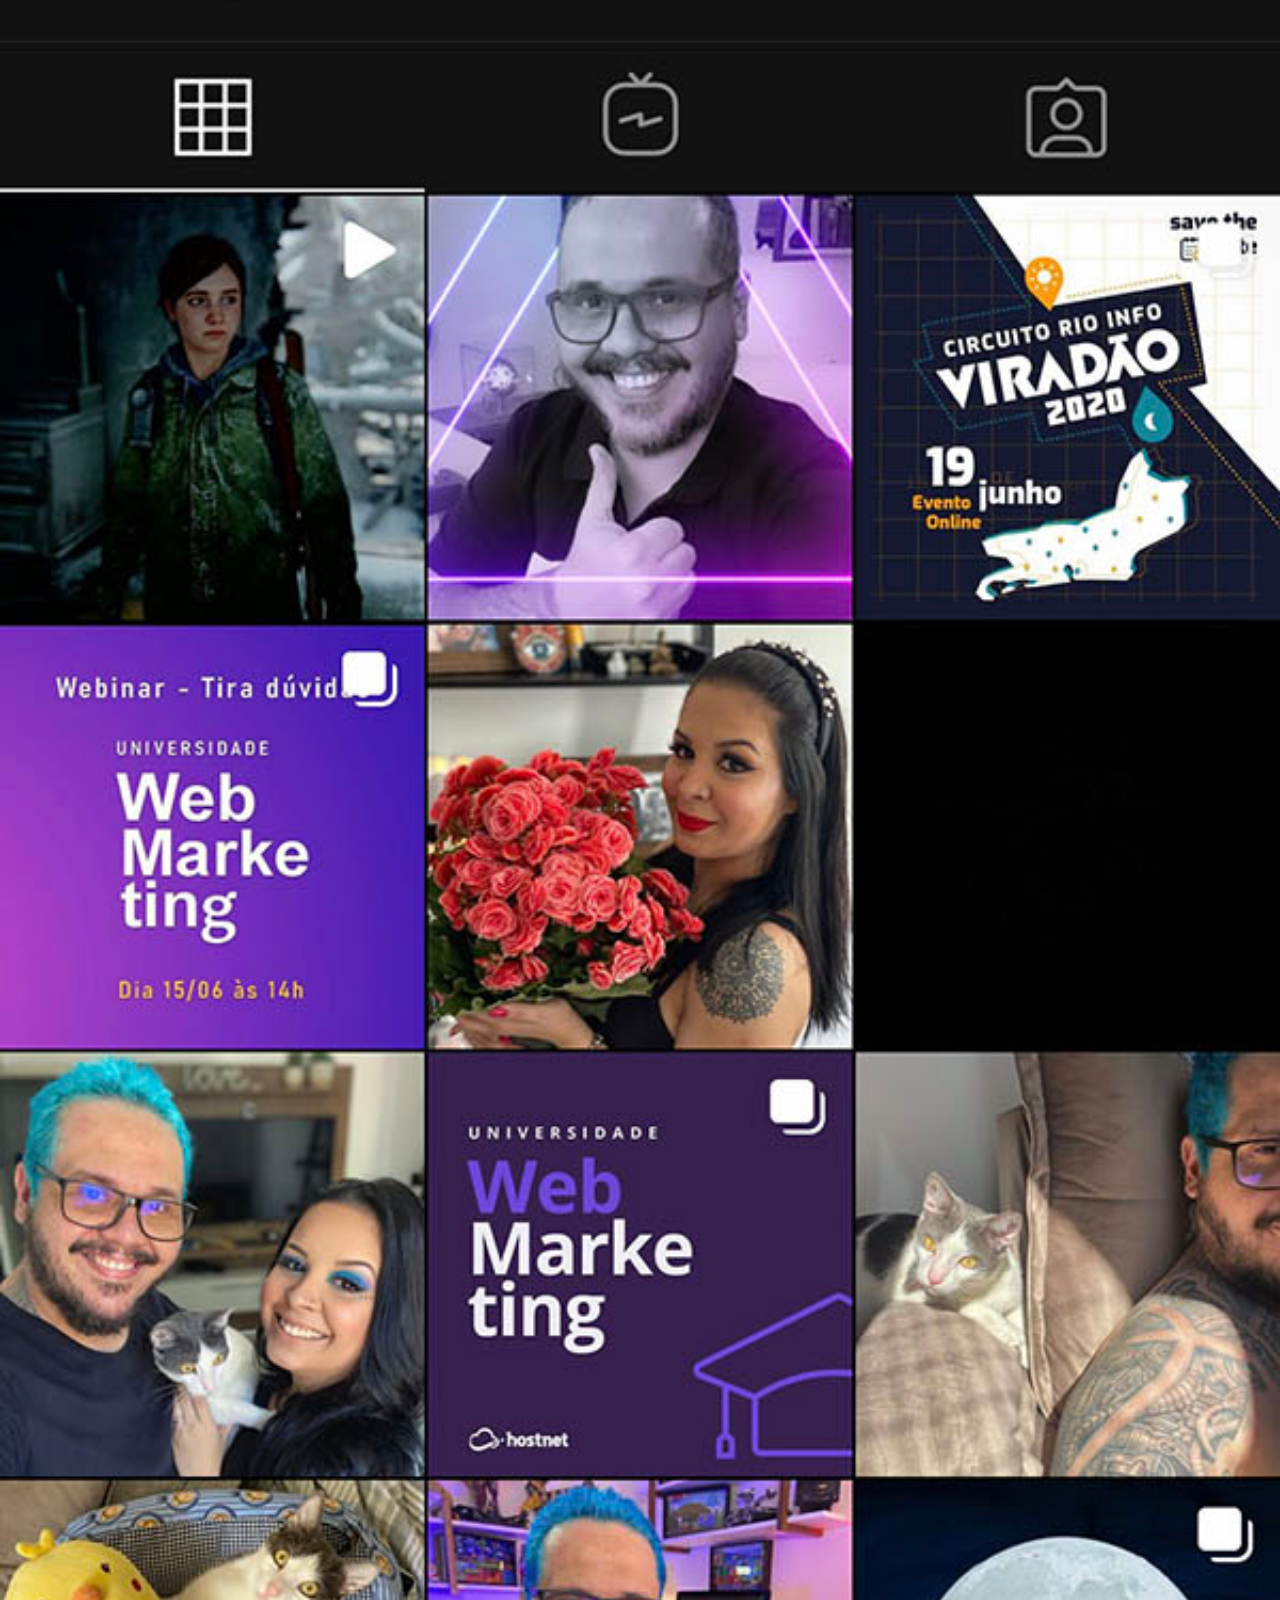
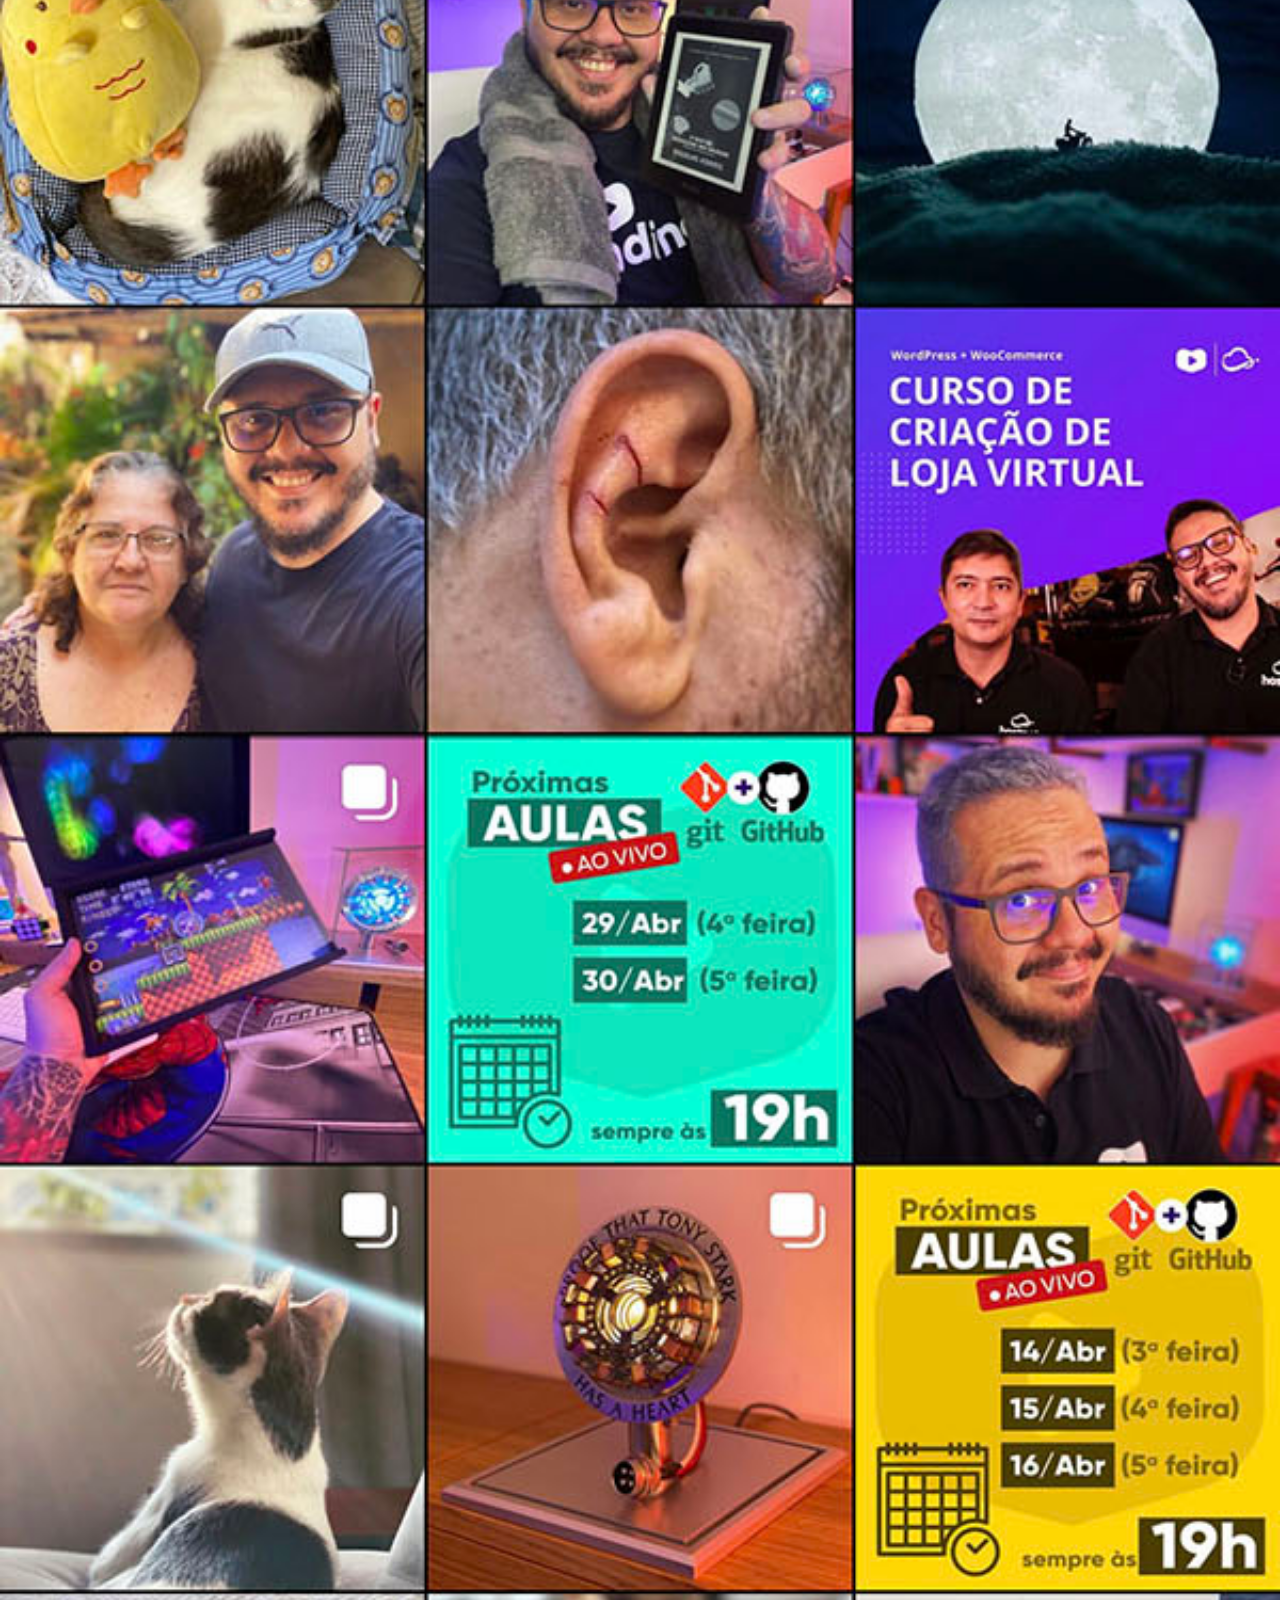
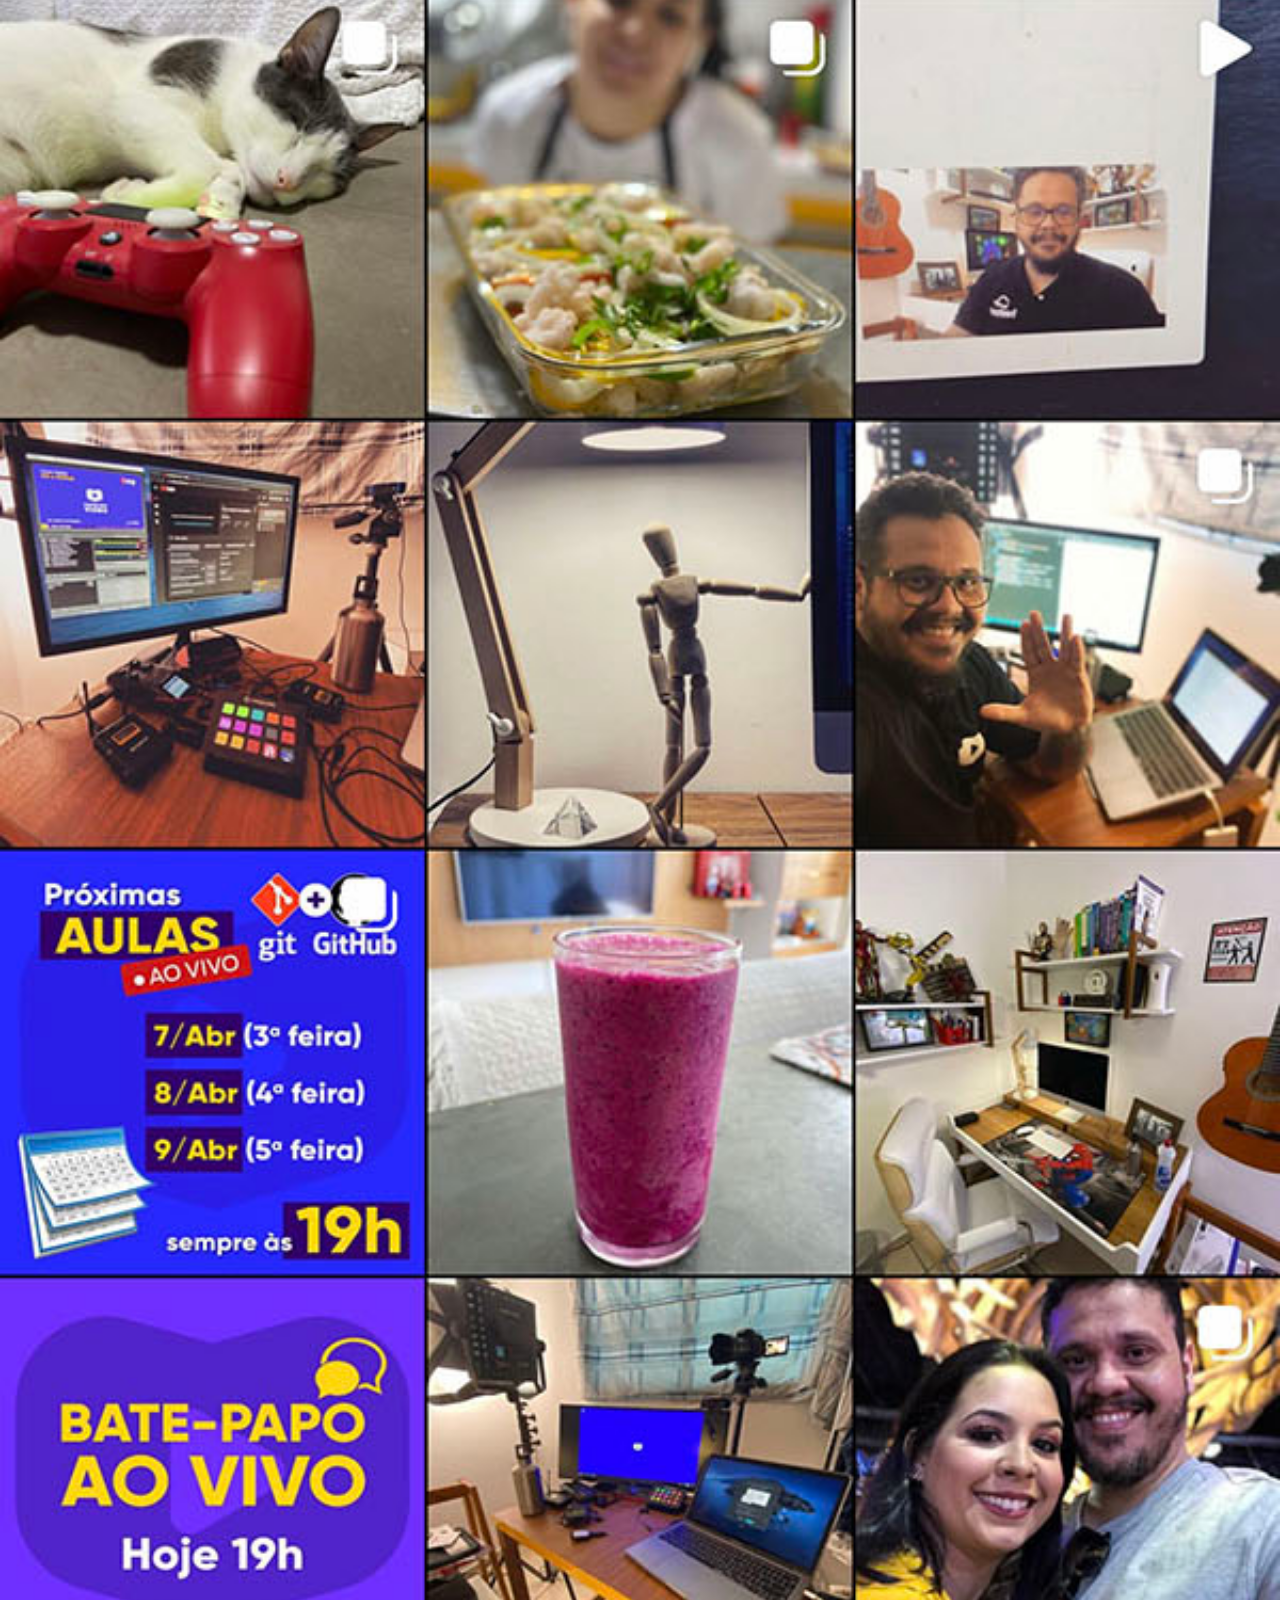
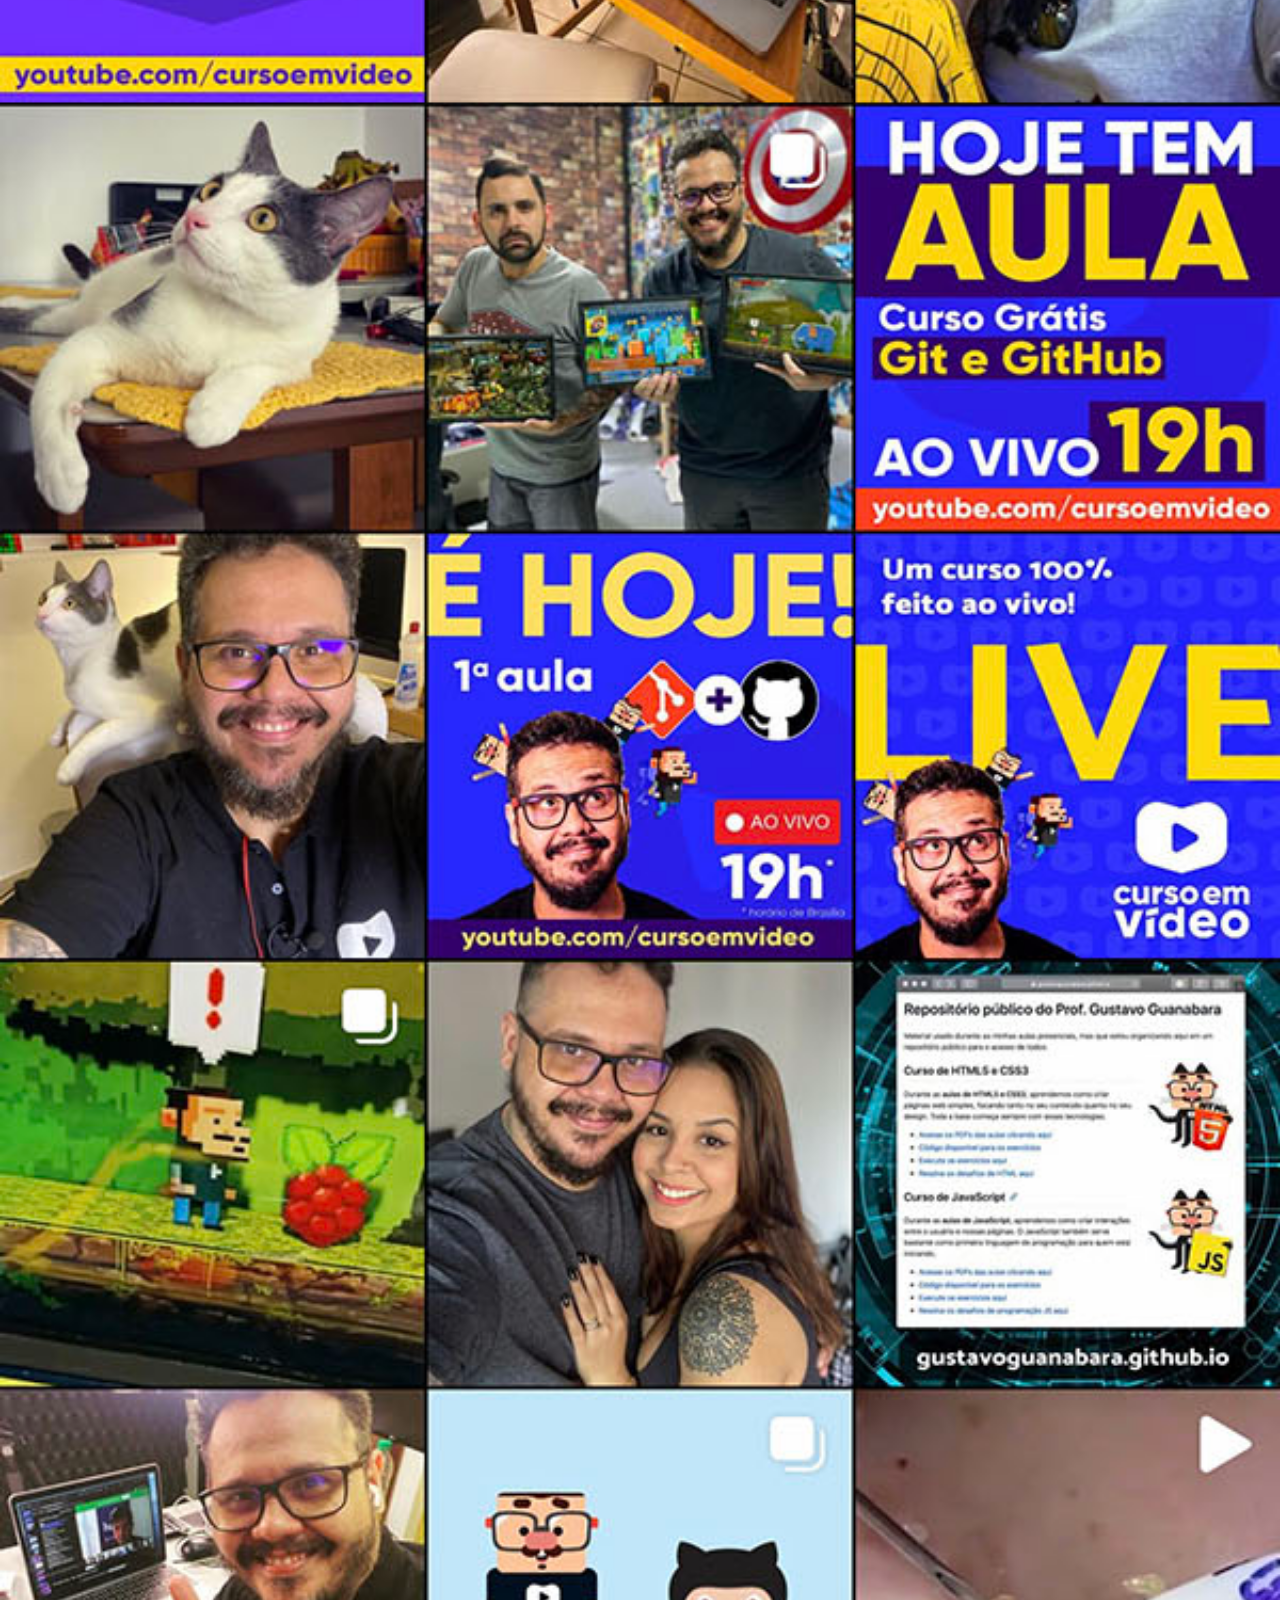
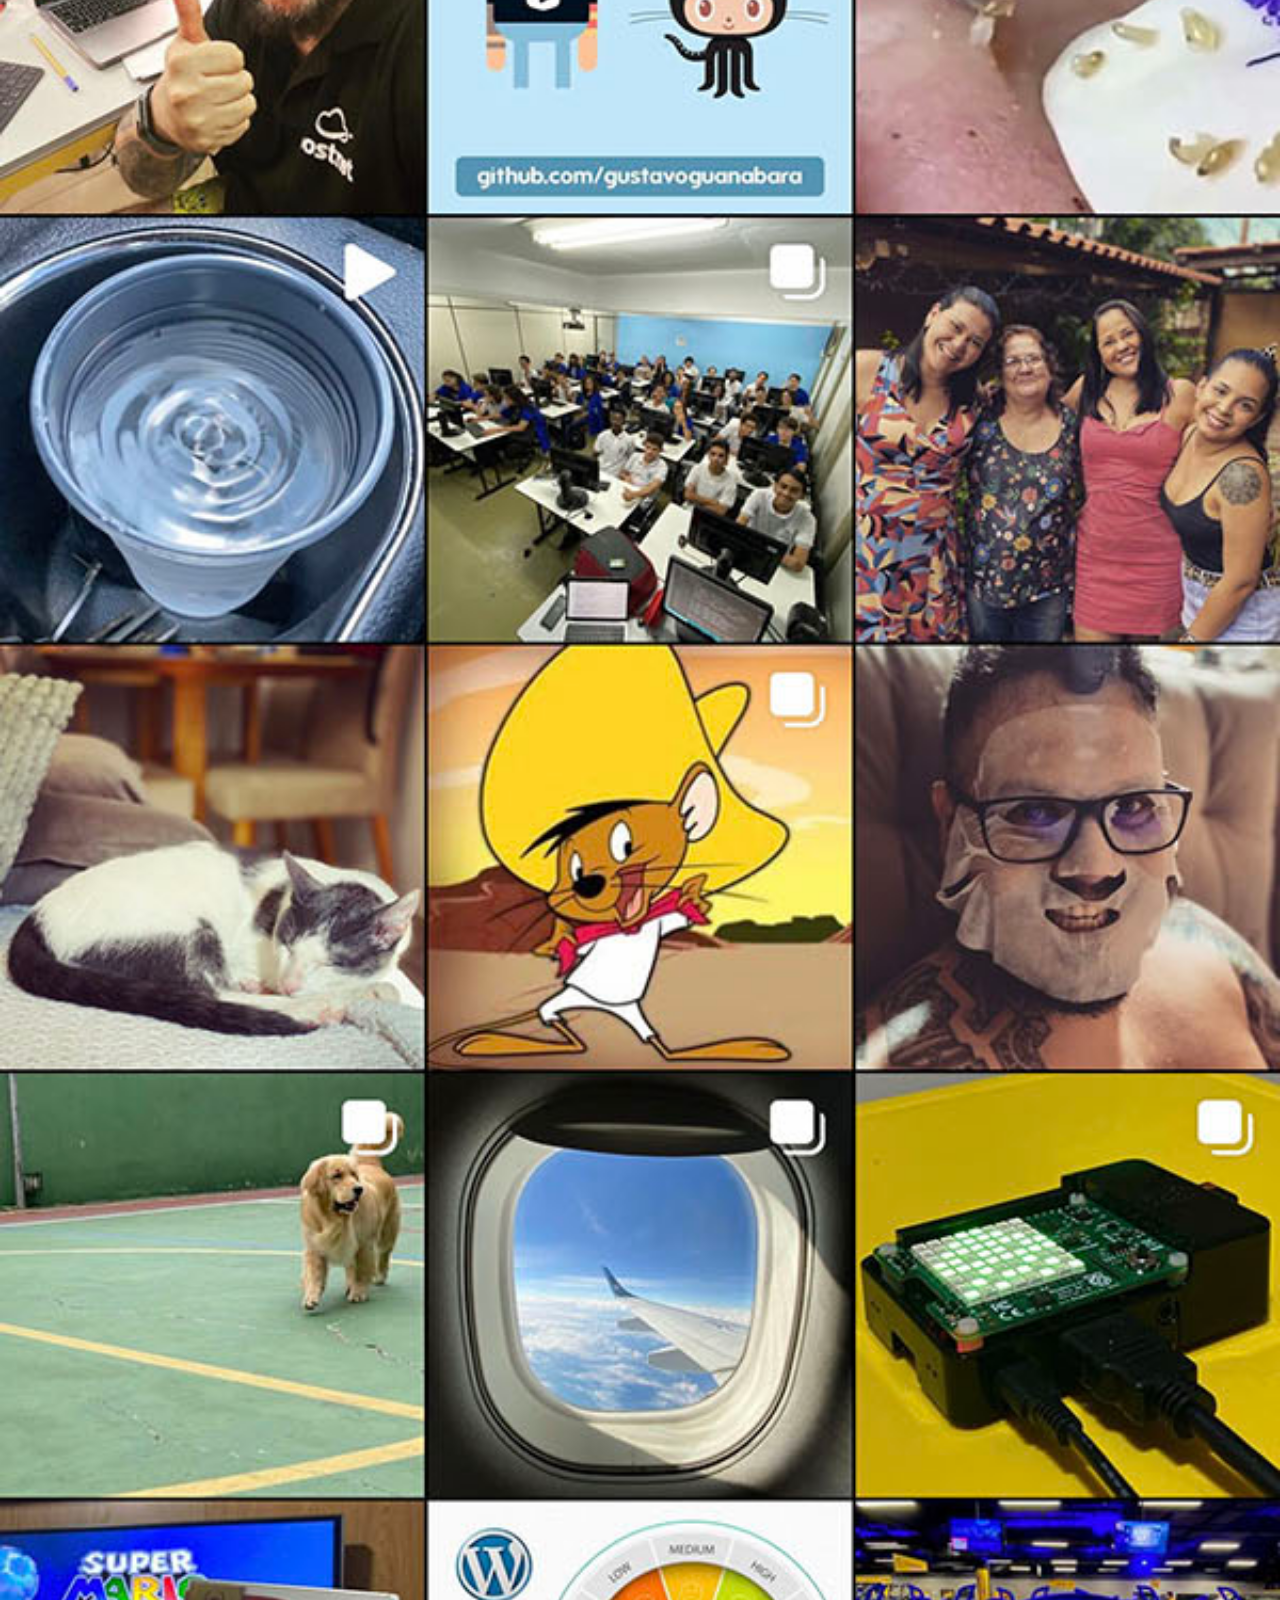
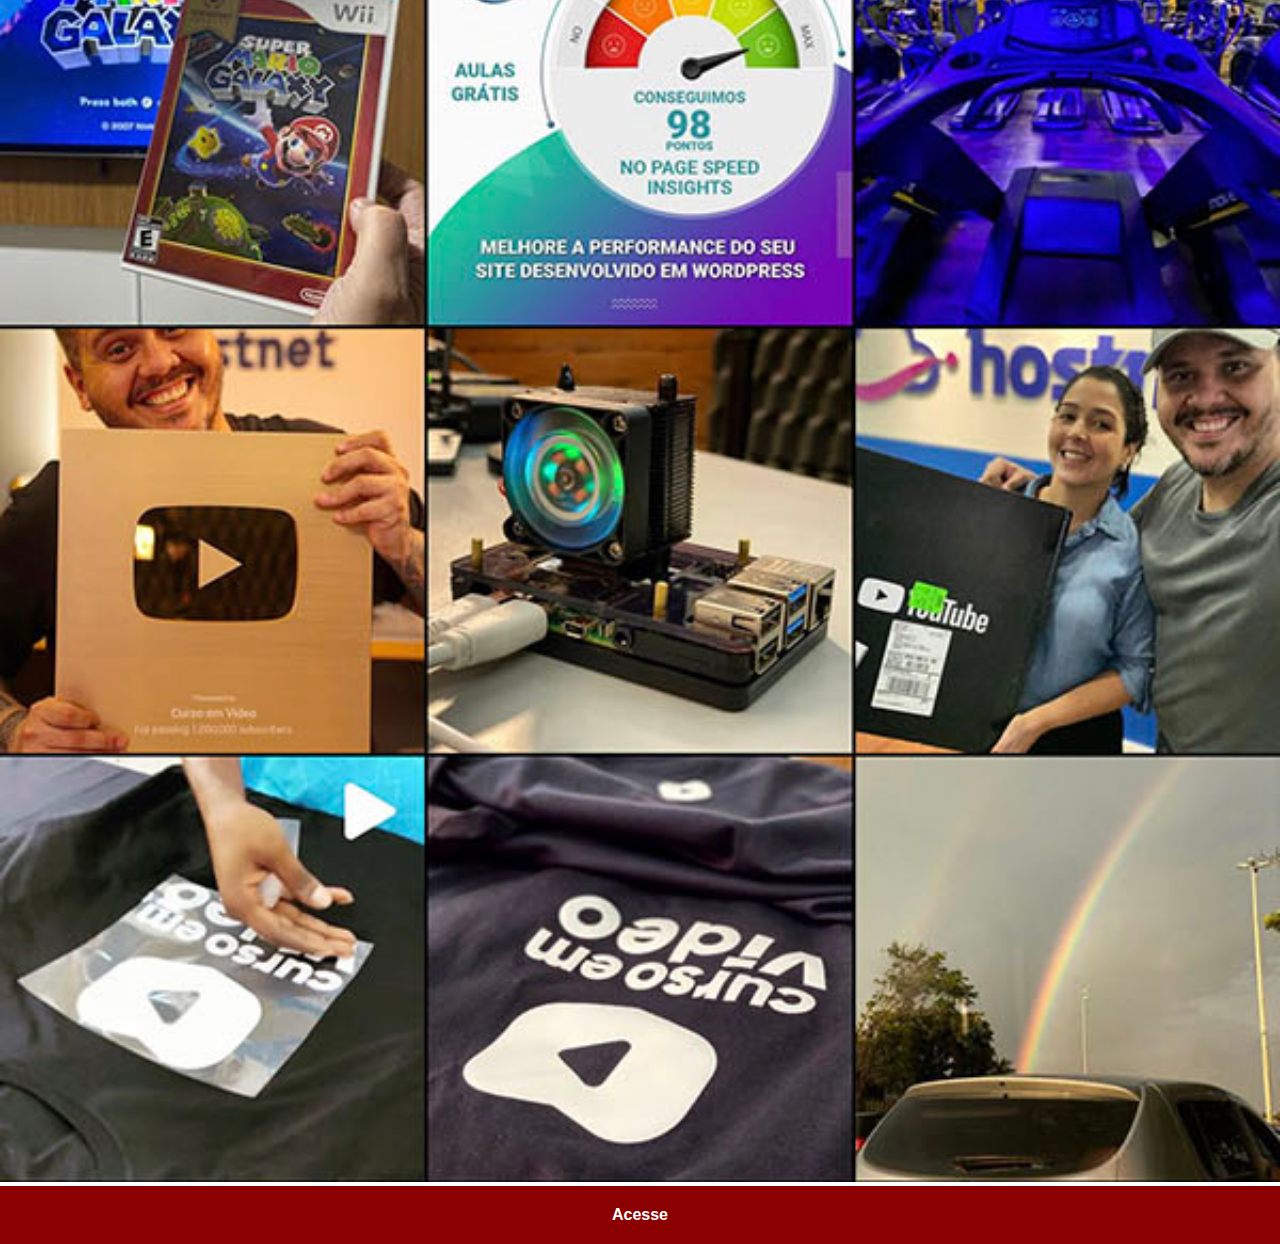
<file: instagram.html>
<!DOCTYPE html>
<html lang="pt-br">
<head>
    <meta charset="UTF-8">
    <meta http-equiv="X-UA-Compatible" content="IE=edge">
    <meta name="viewport" content="width=device-width, initial-scale=1.0">
    <title>Instagram</title>
    <link rel="stylesheet" href="estilos/social.css">
</head>
<body>
    <img src="imagens/tela-instagram.jpg" alt="instagram">
    <a href="https://www.instagram.com/jeaanbruno/" target="_blank">Acesse</a>
</body>
</html>
</file>
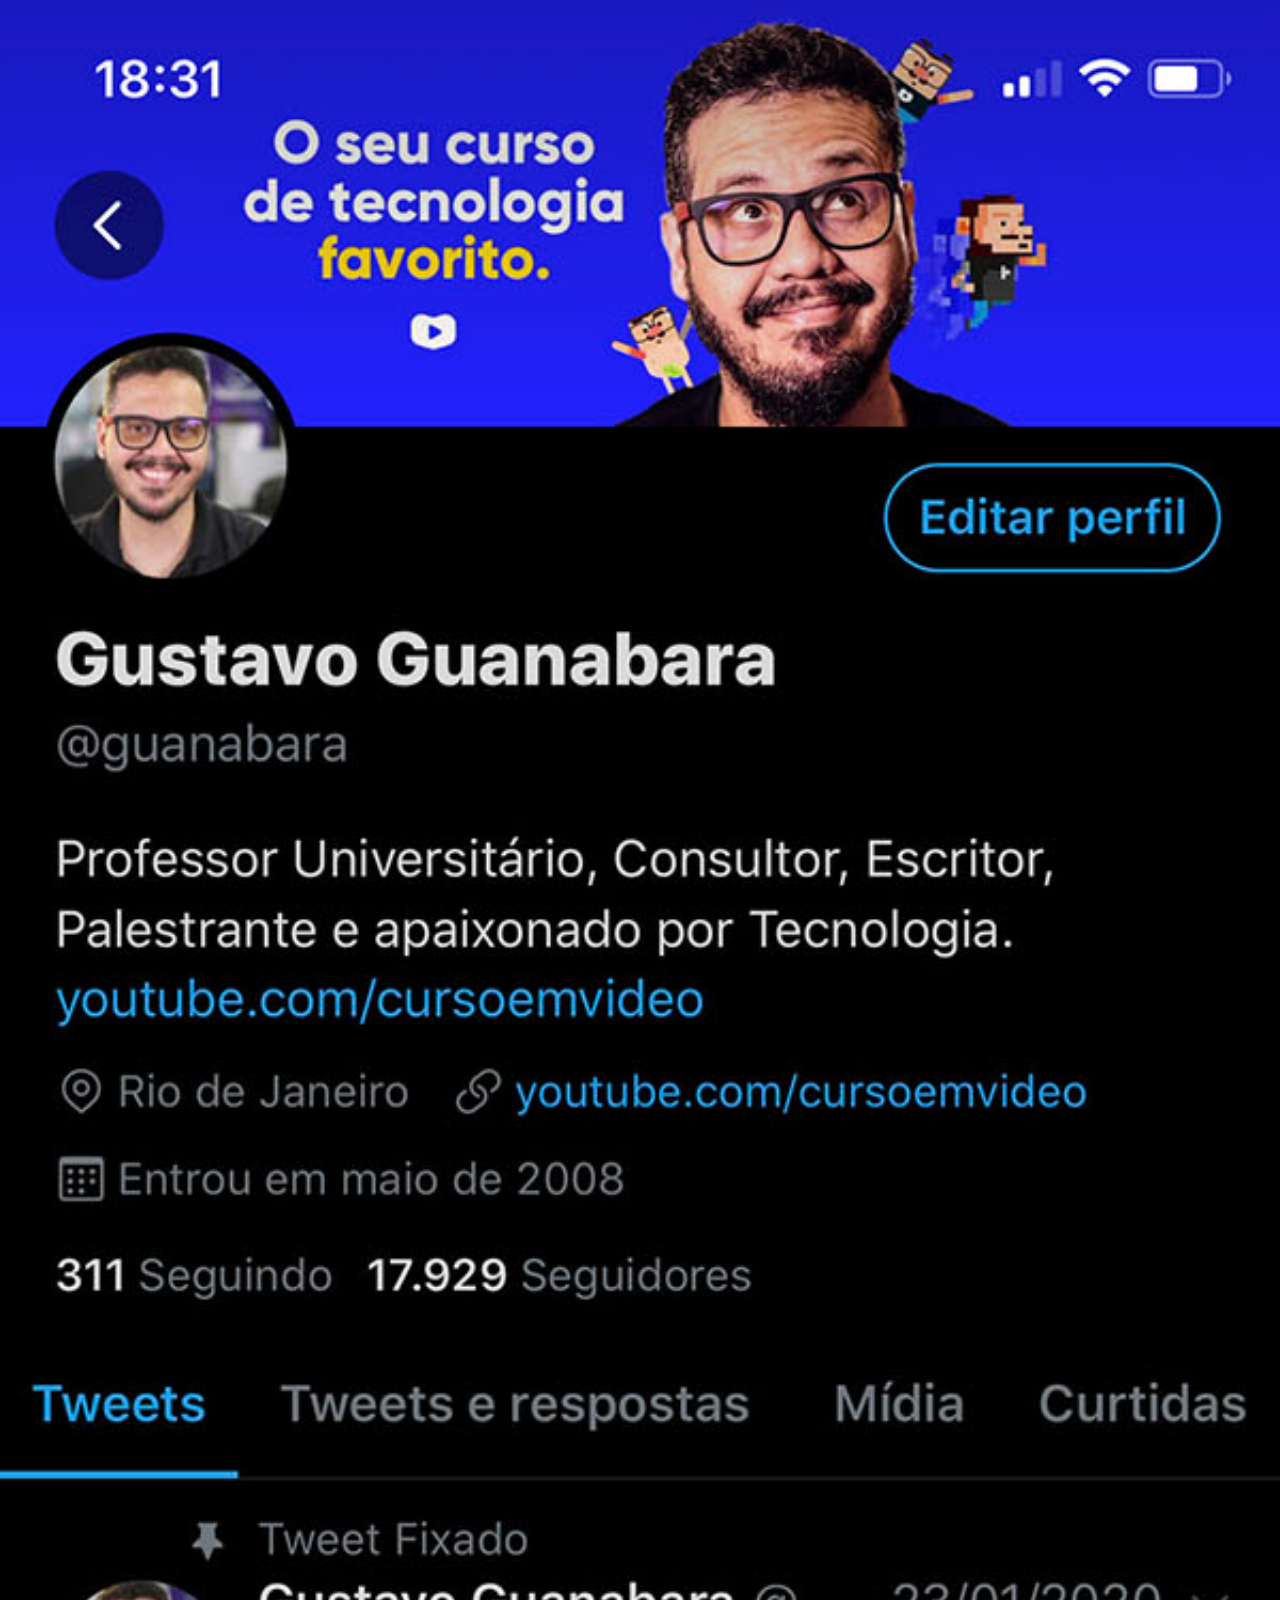
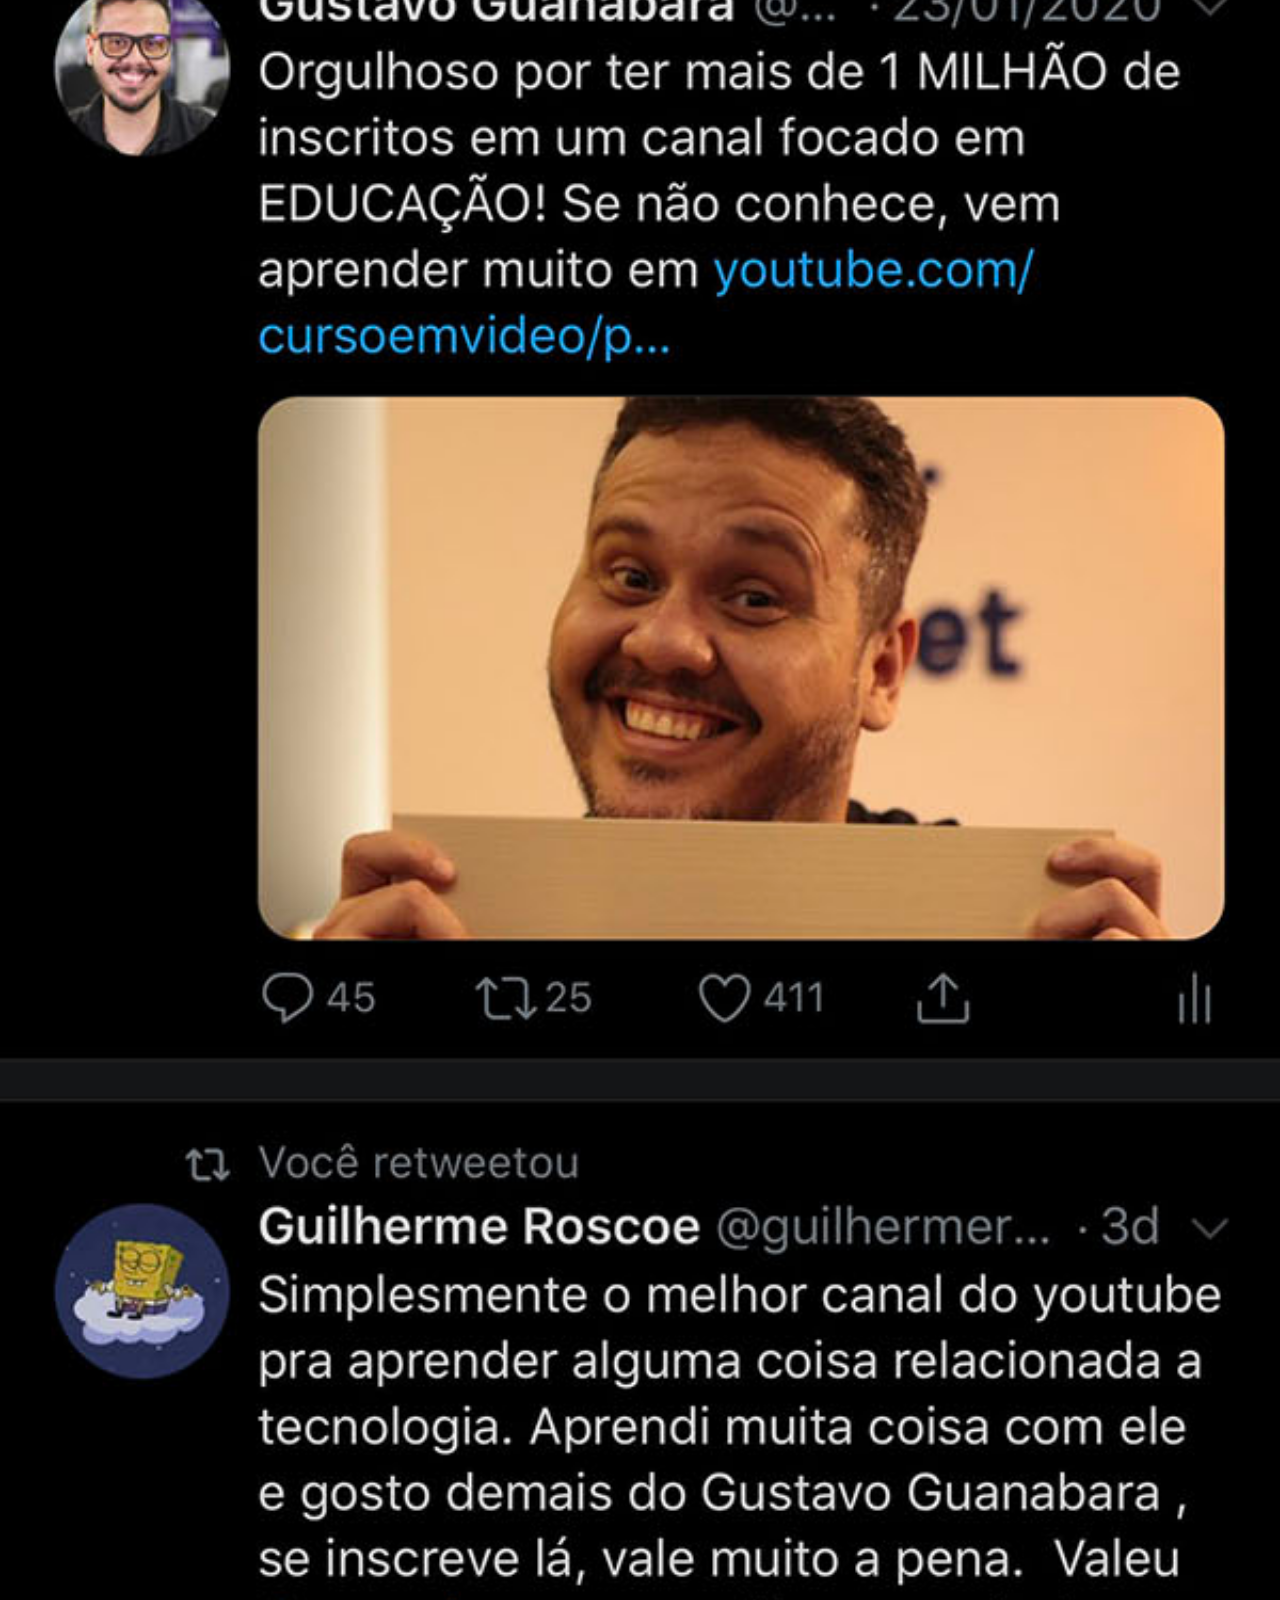
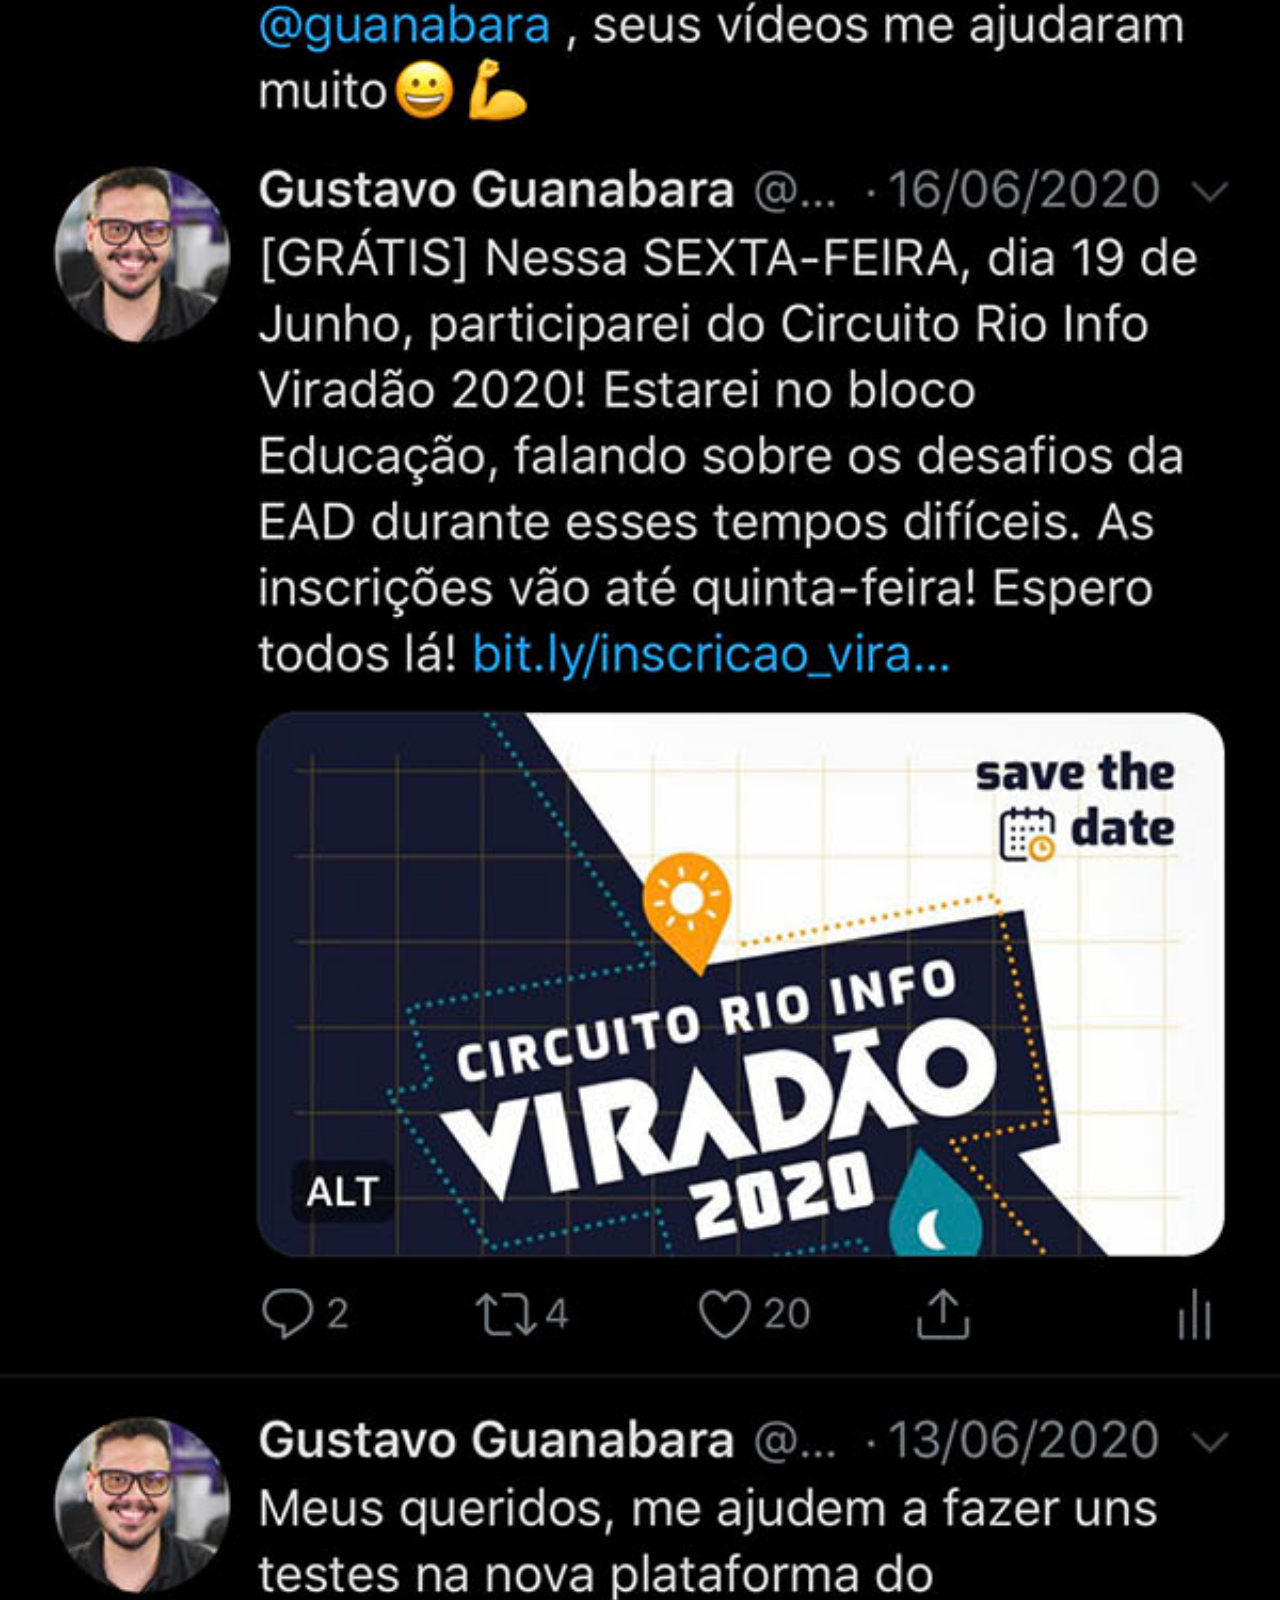
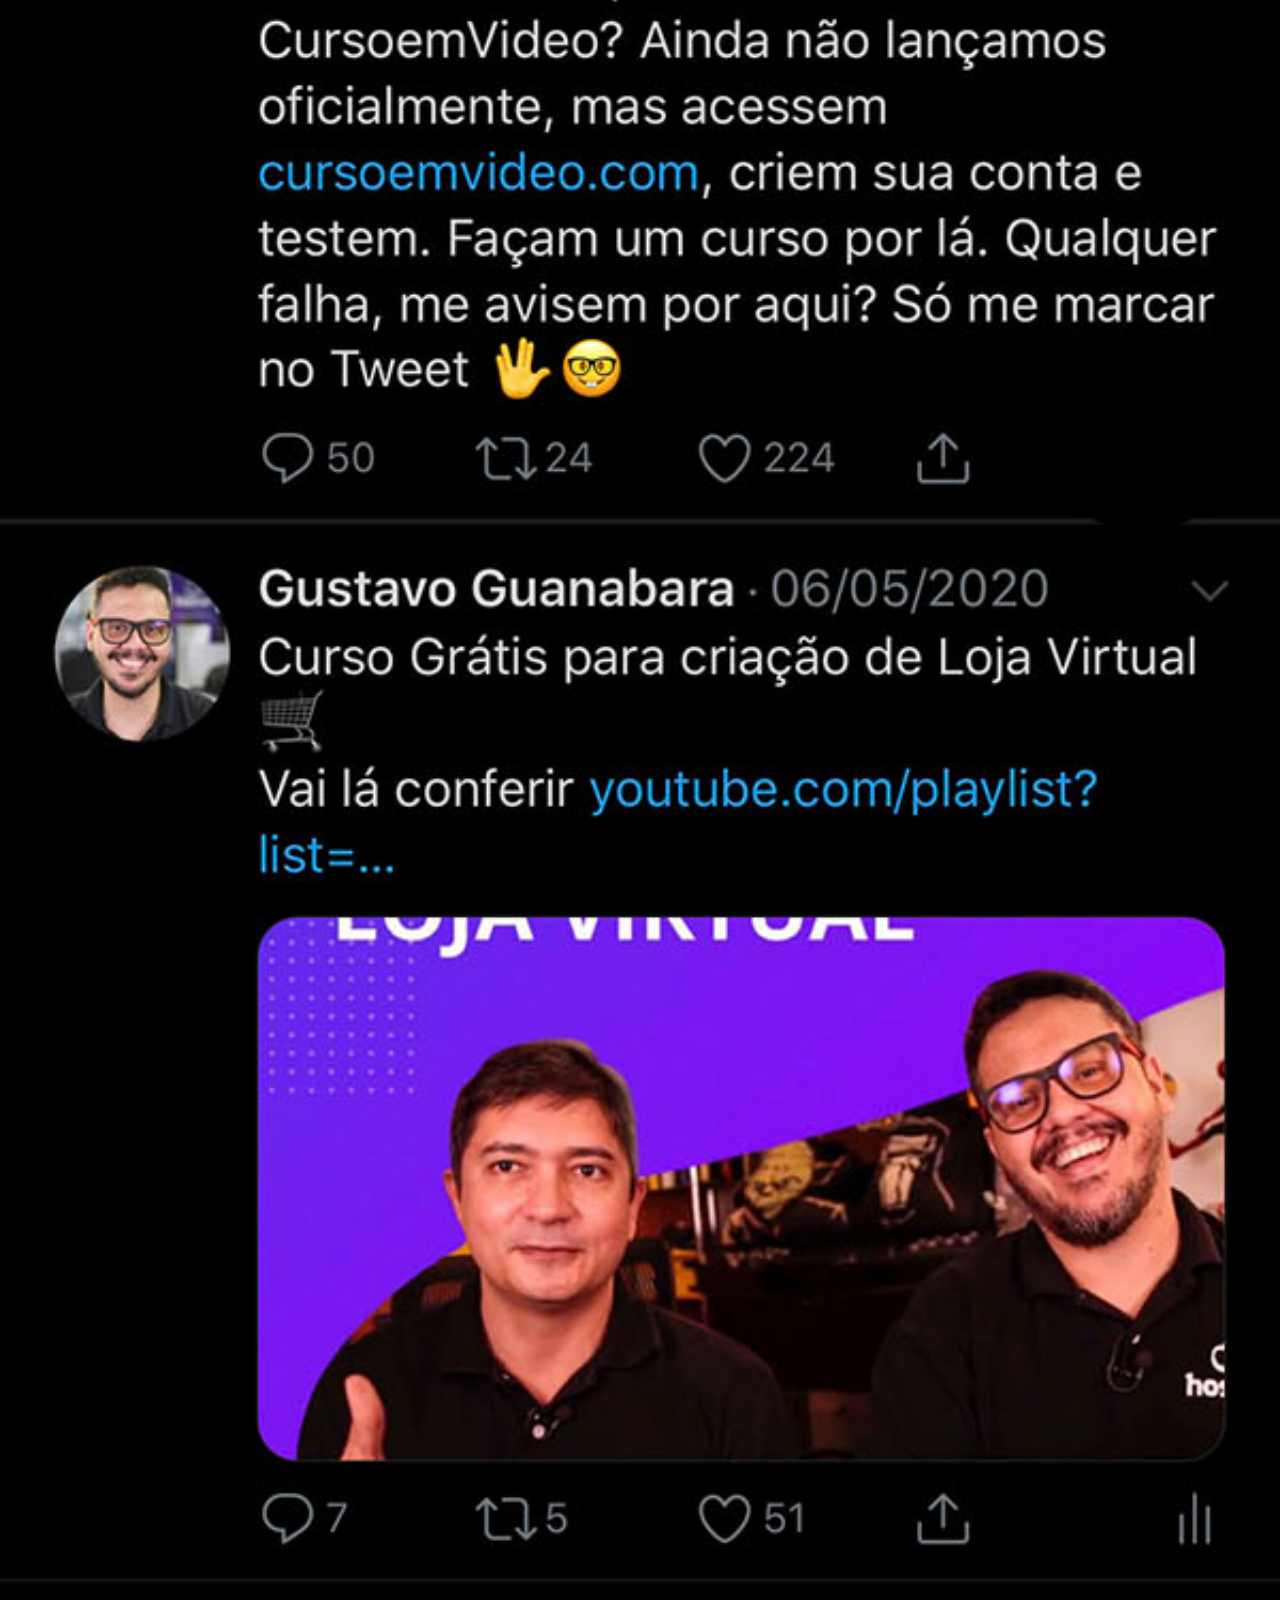
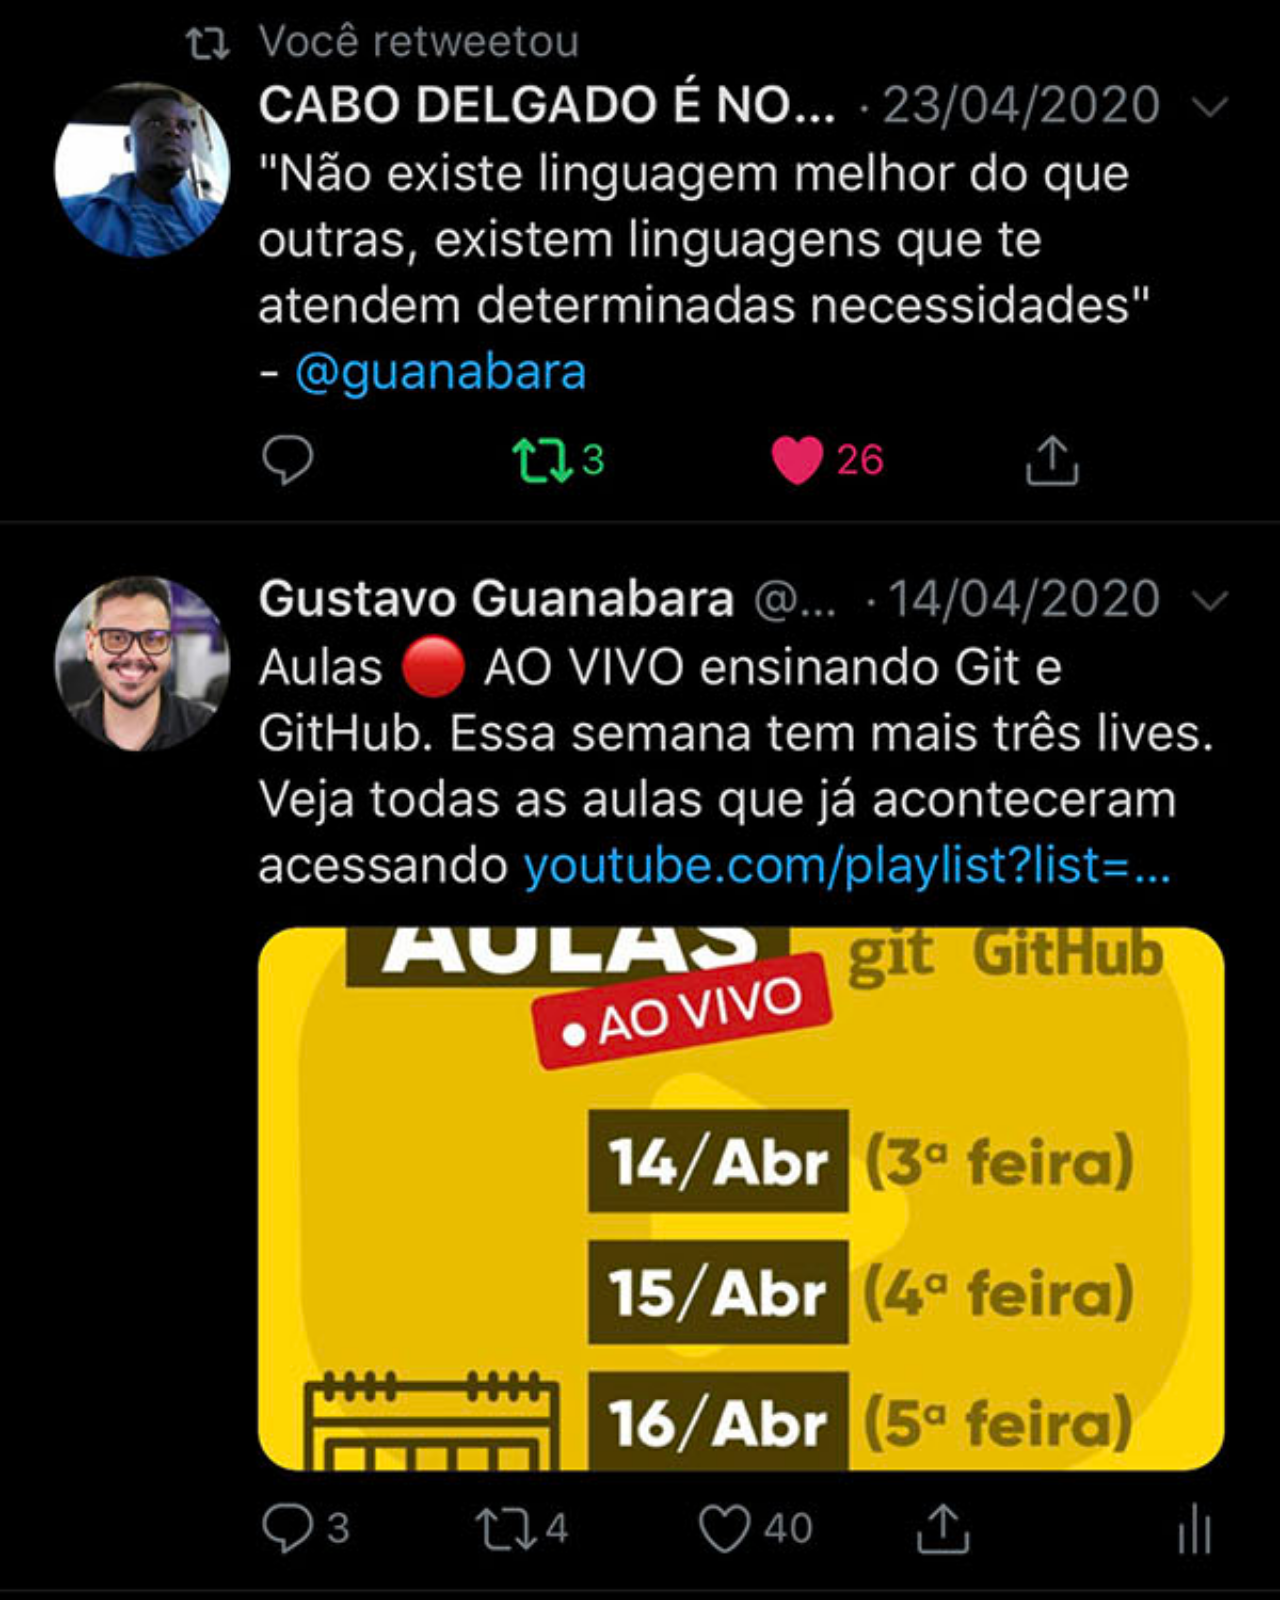
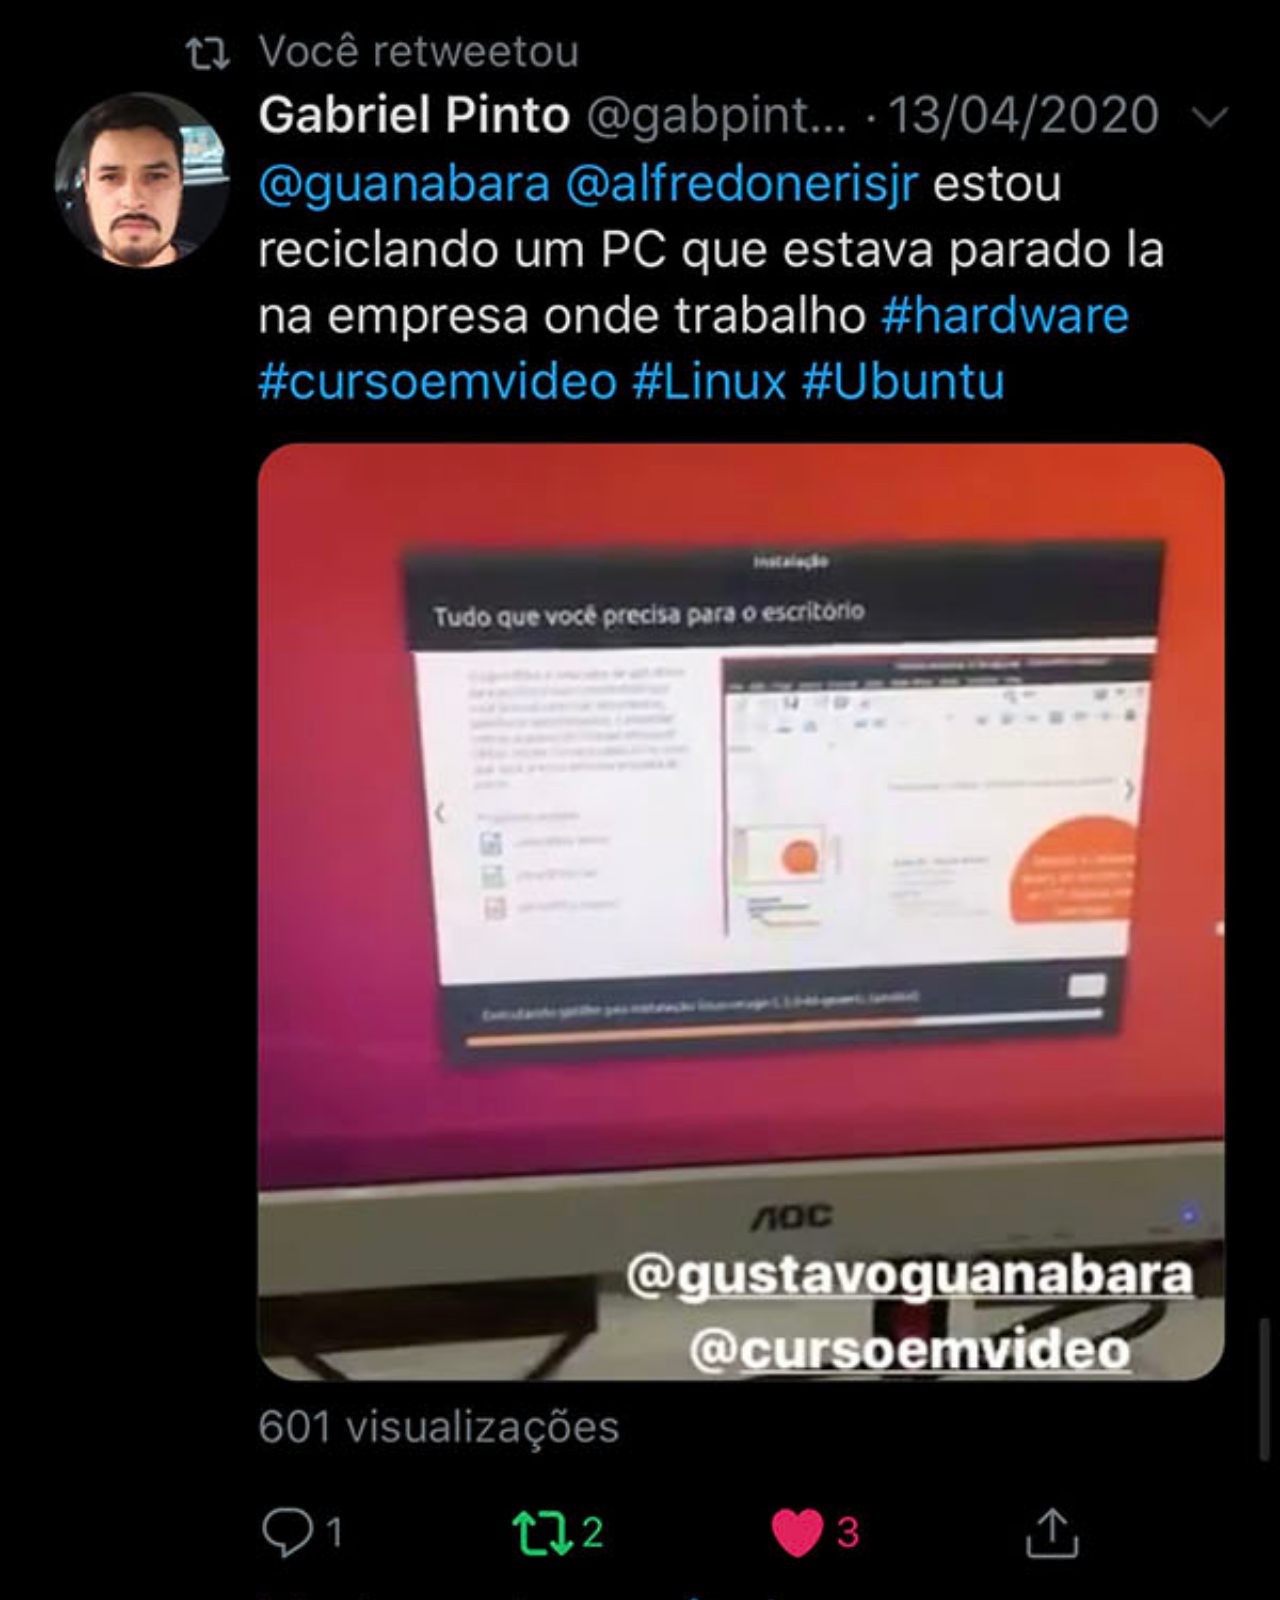
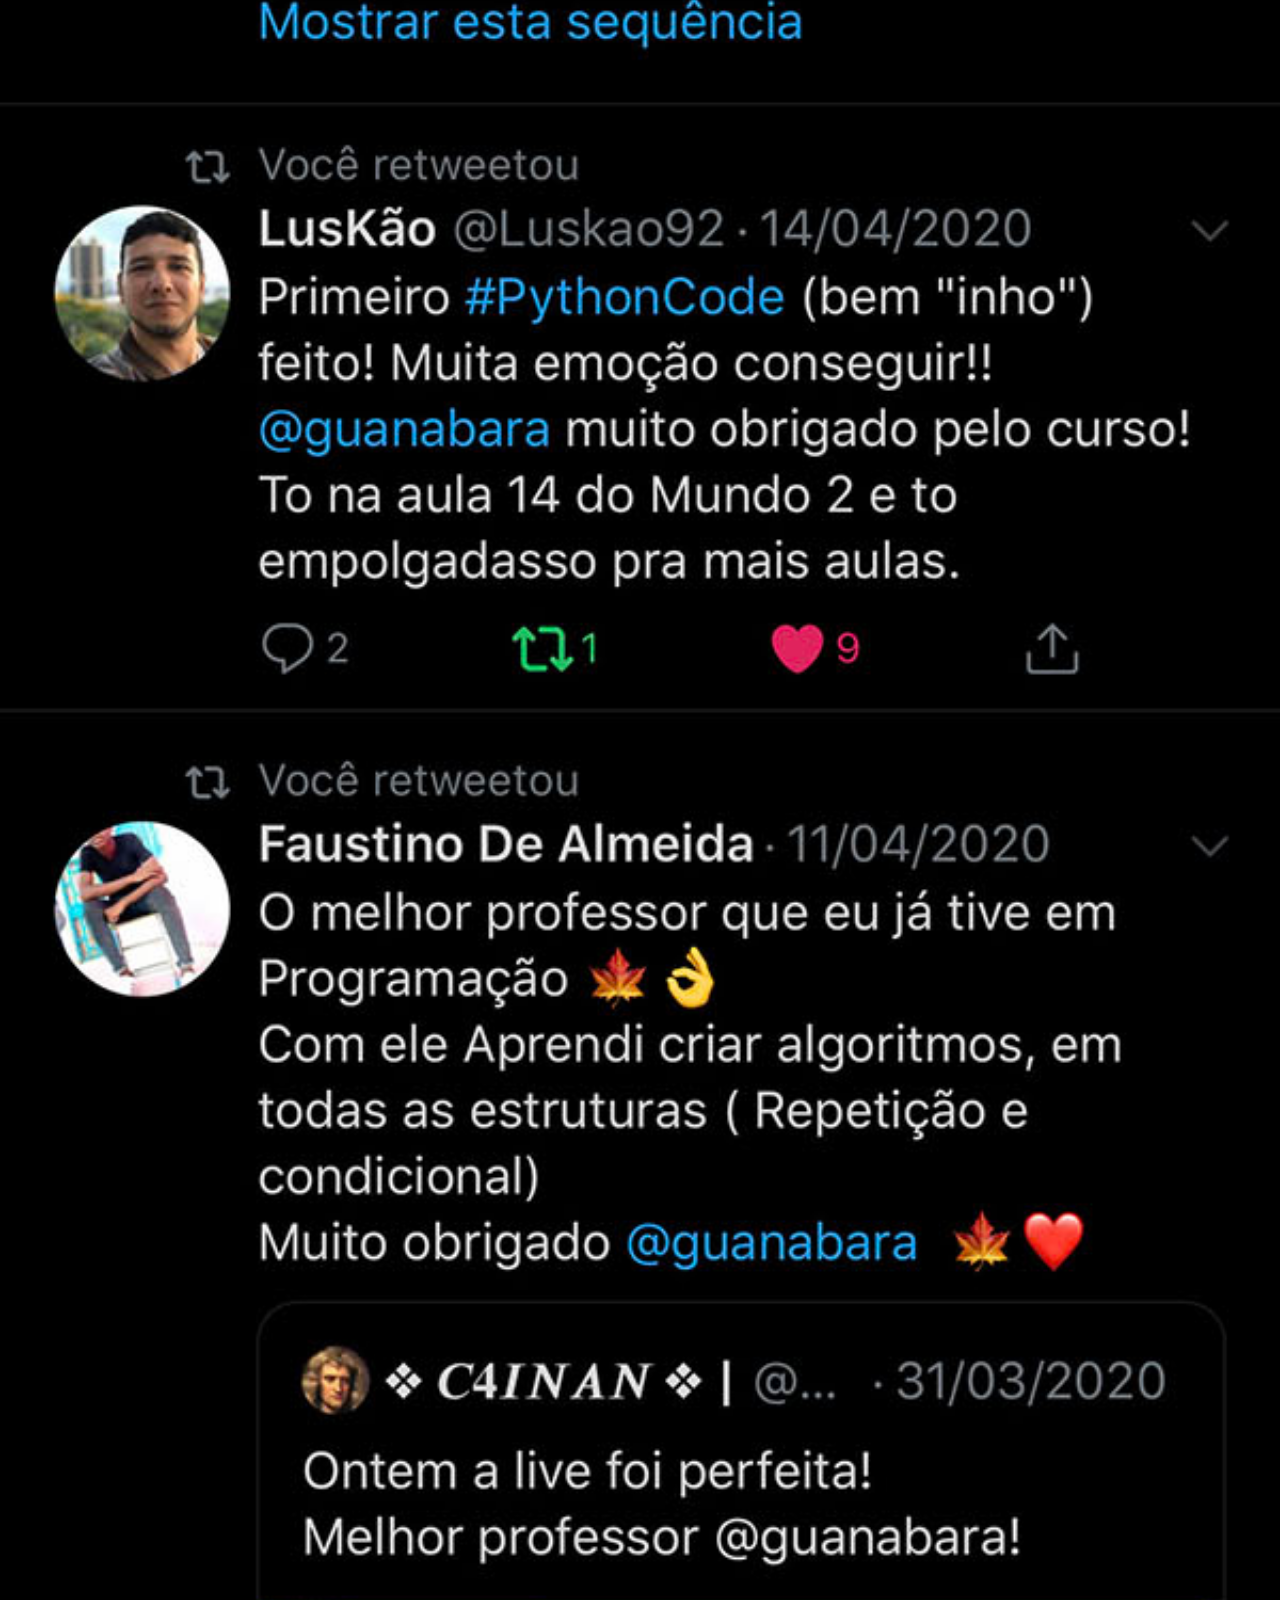
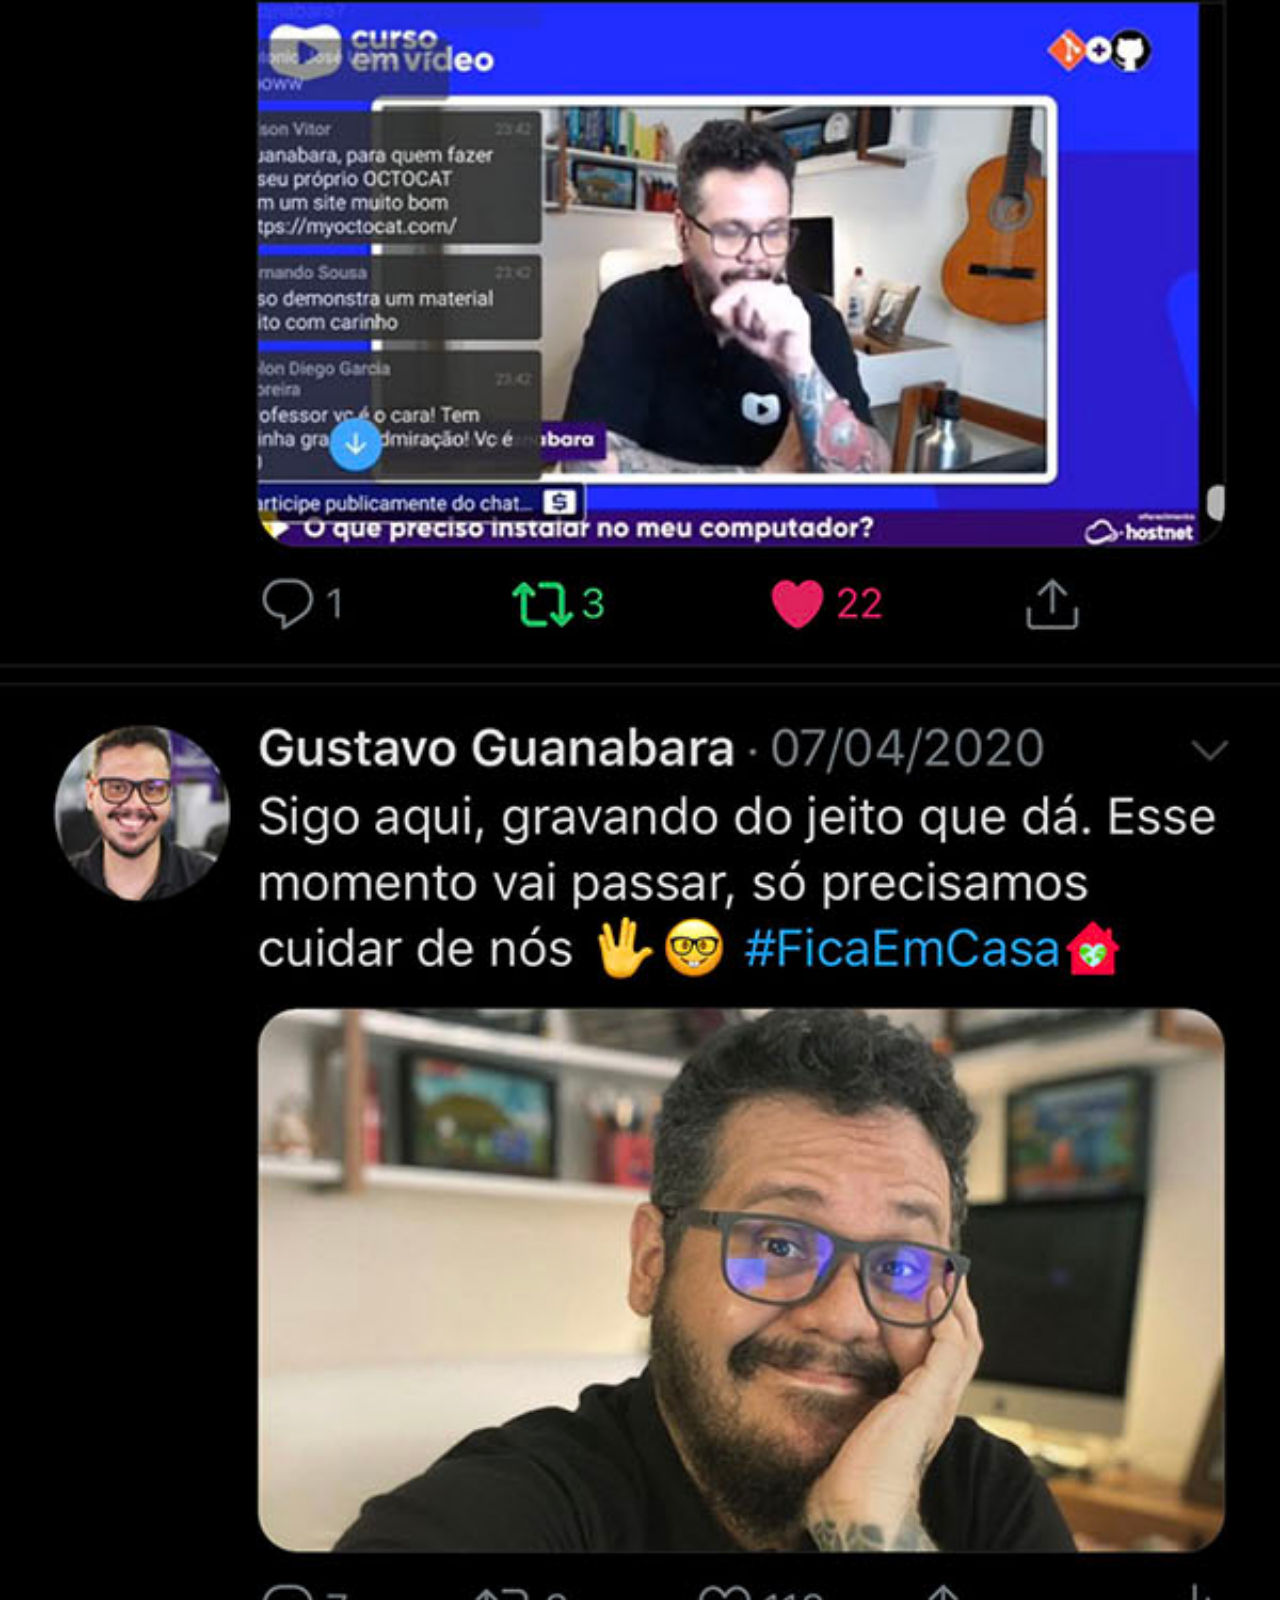
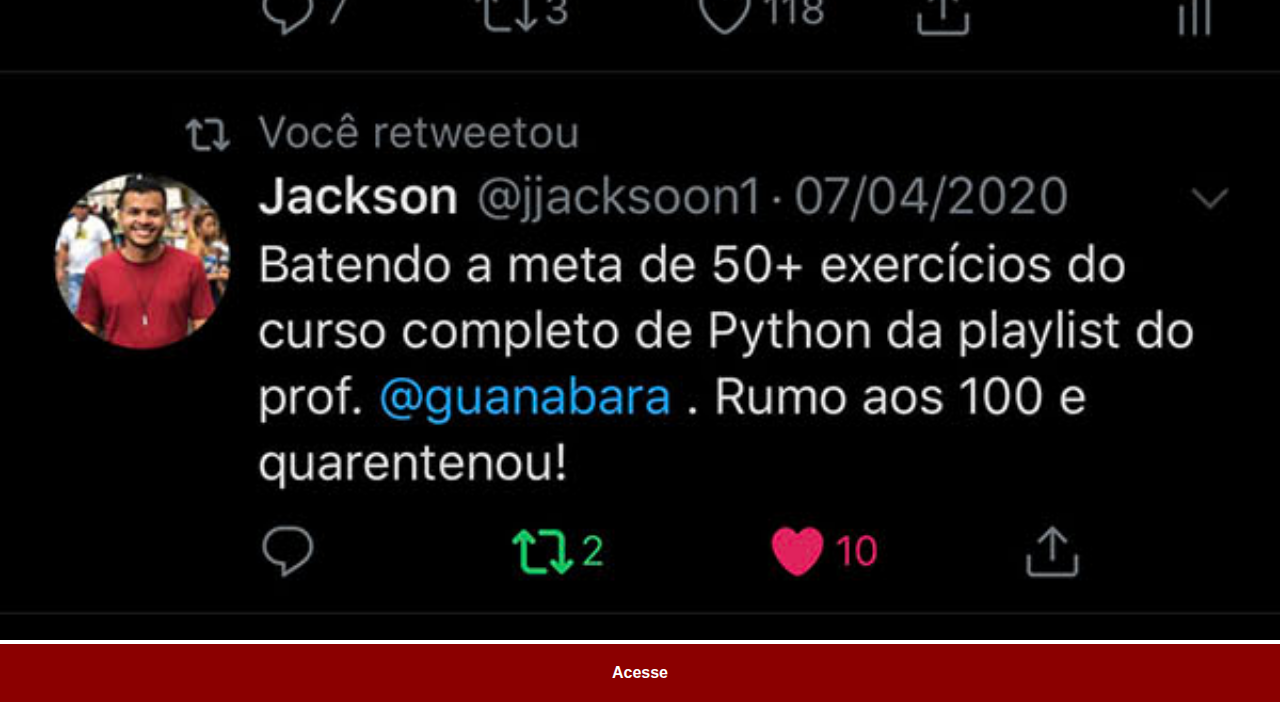
<file: twitter.html>
<!DOCTYPE html>
<html lang="pt-br">
<head>
    <meta charset="UTF-8">
    <meta http-equiv="X-UA-Compatible" content="IE=edge">
    <meta name="viewport" content="width=device-width, initial-scale=1.0">
    <title>Twitter</title>
    <link rel="stylesheet" href="estilos/social.css">
</head>
<body>
    <img src="imagens/tela-twitter.jpg" alt="twitter">
    <a href="https://mobile.twitter.com/jeaanbruno" target="_blank">Acesse</a>
</body>
</html>
</file>
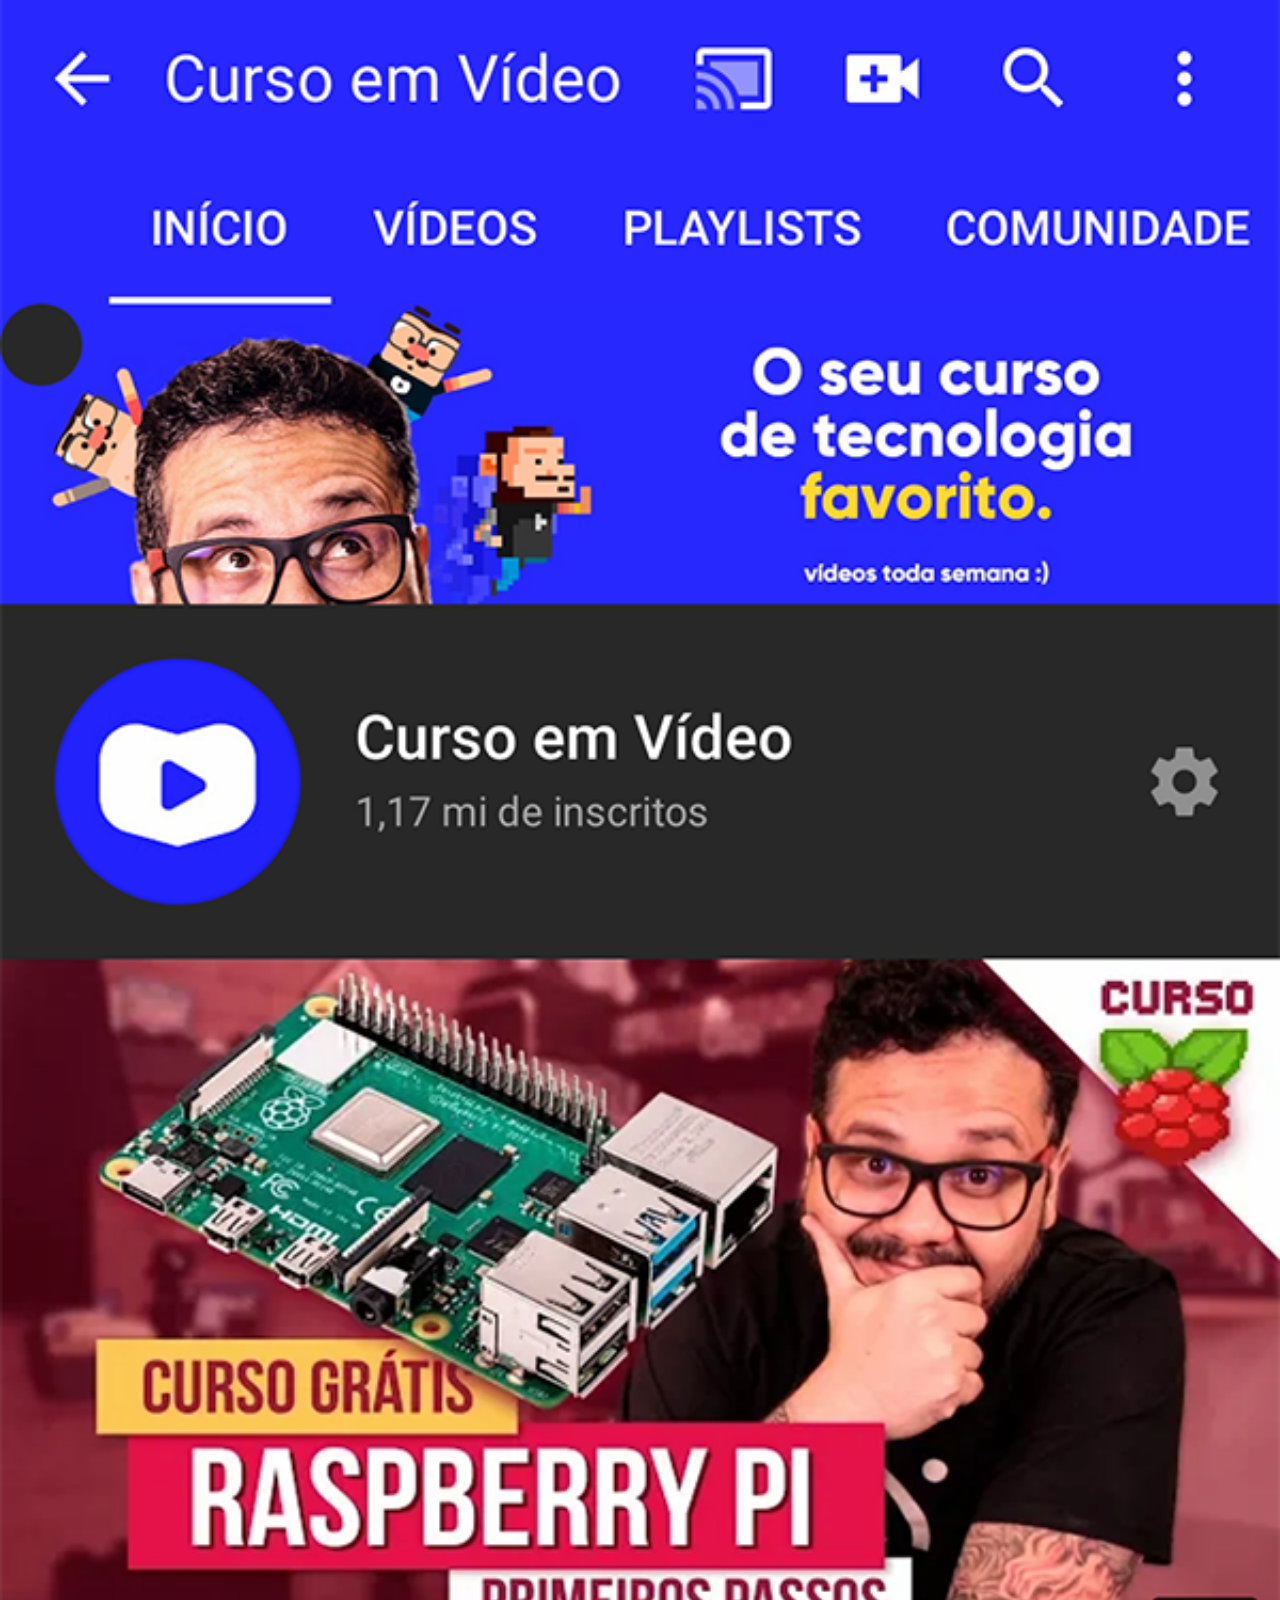
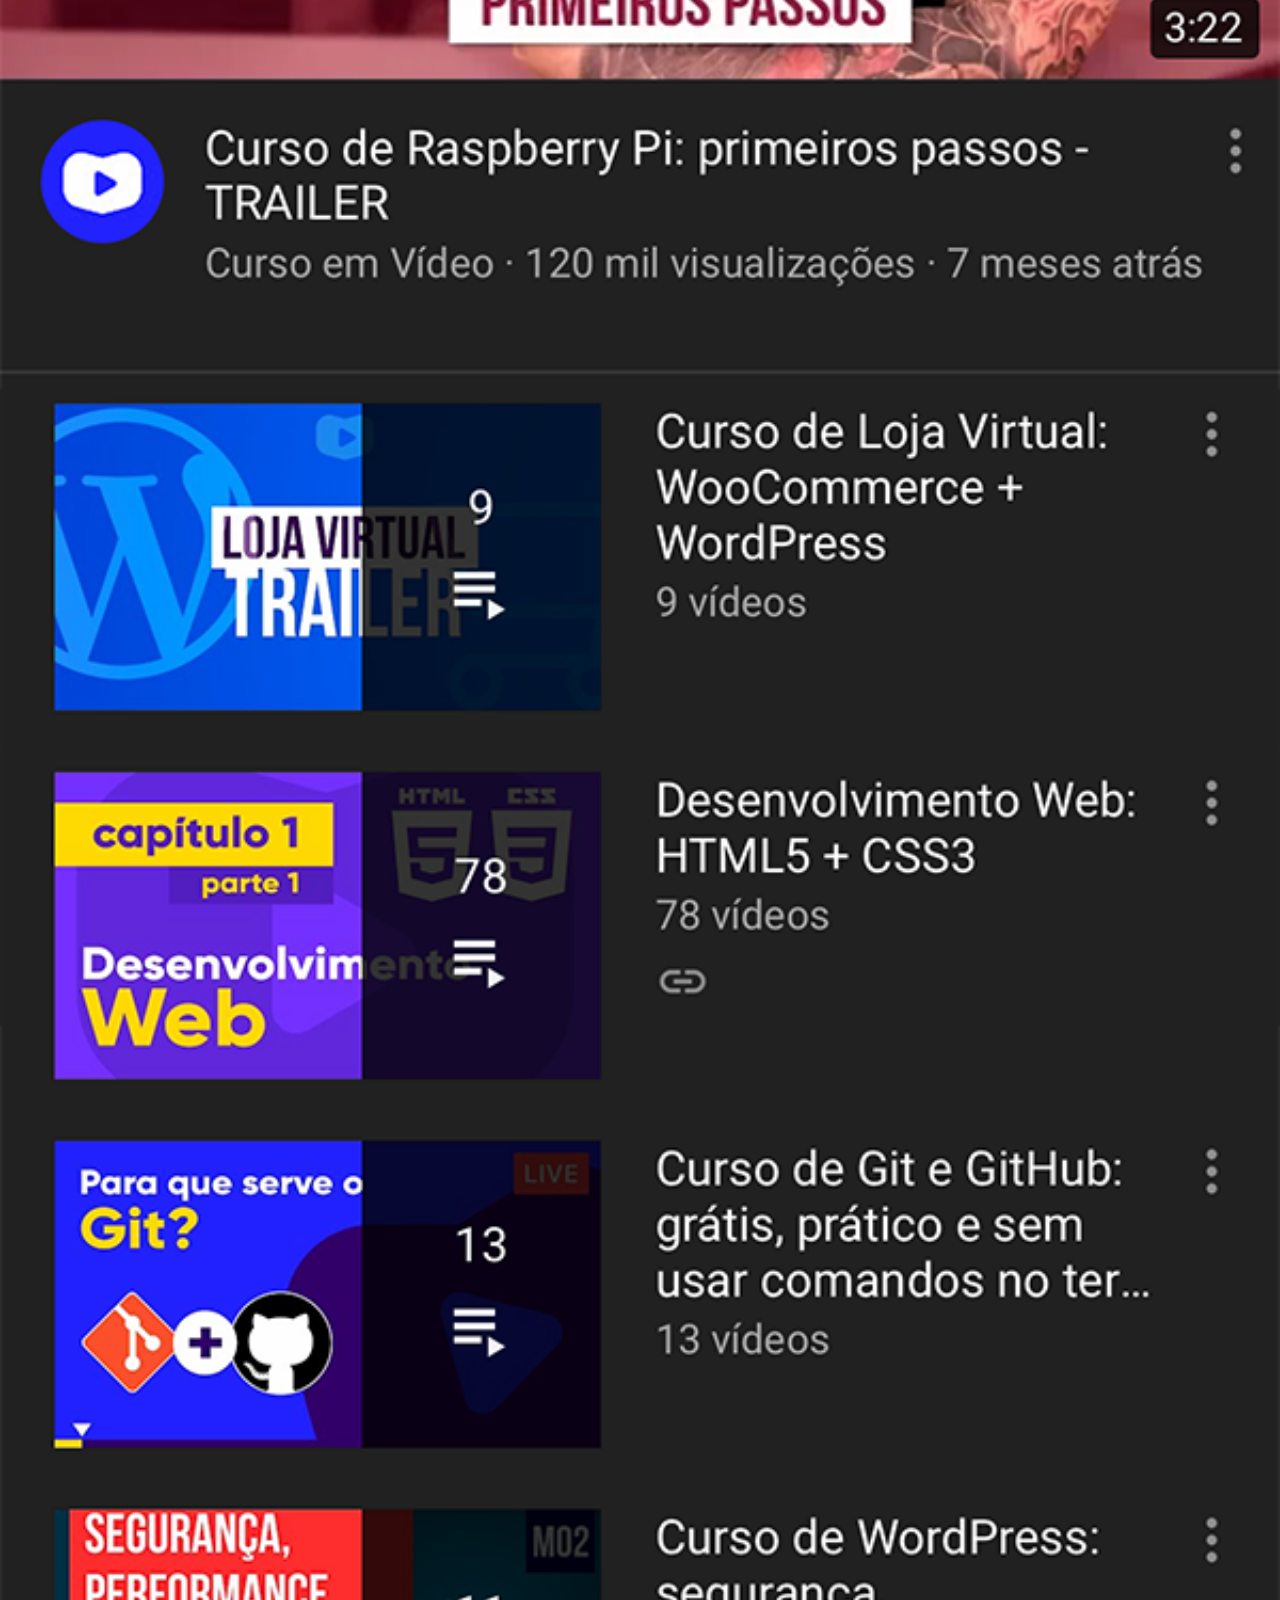
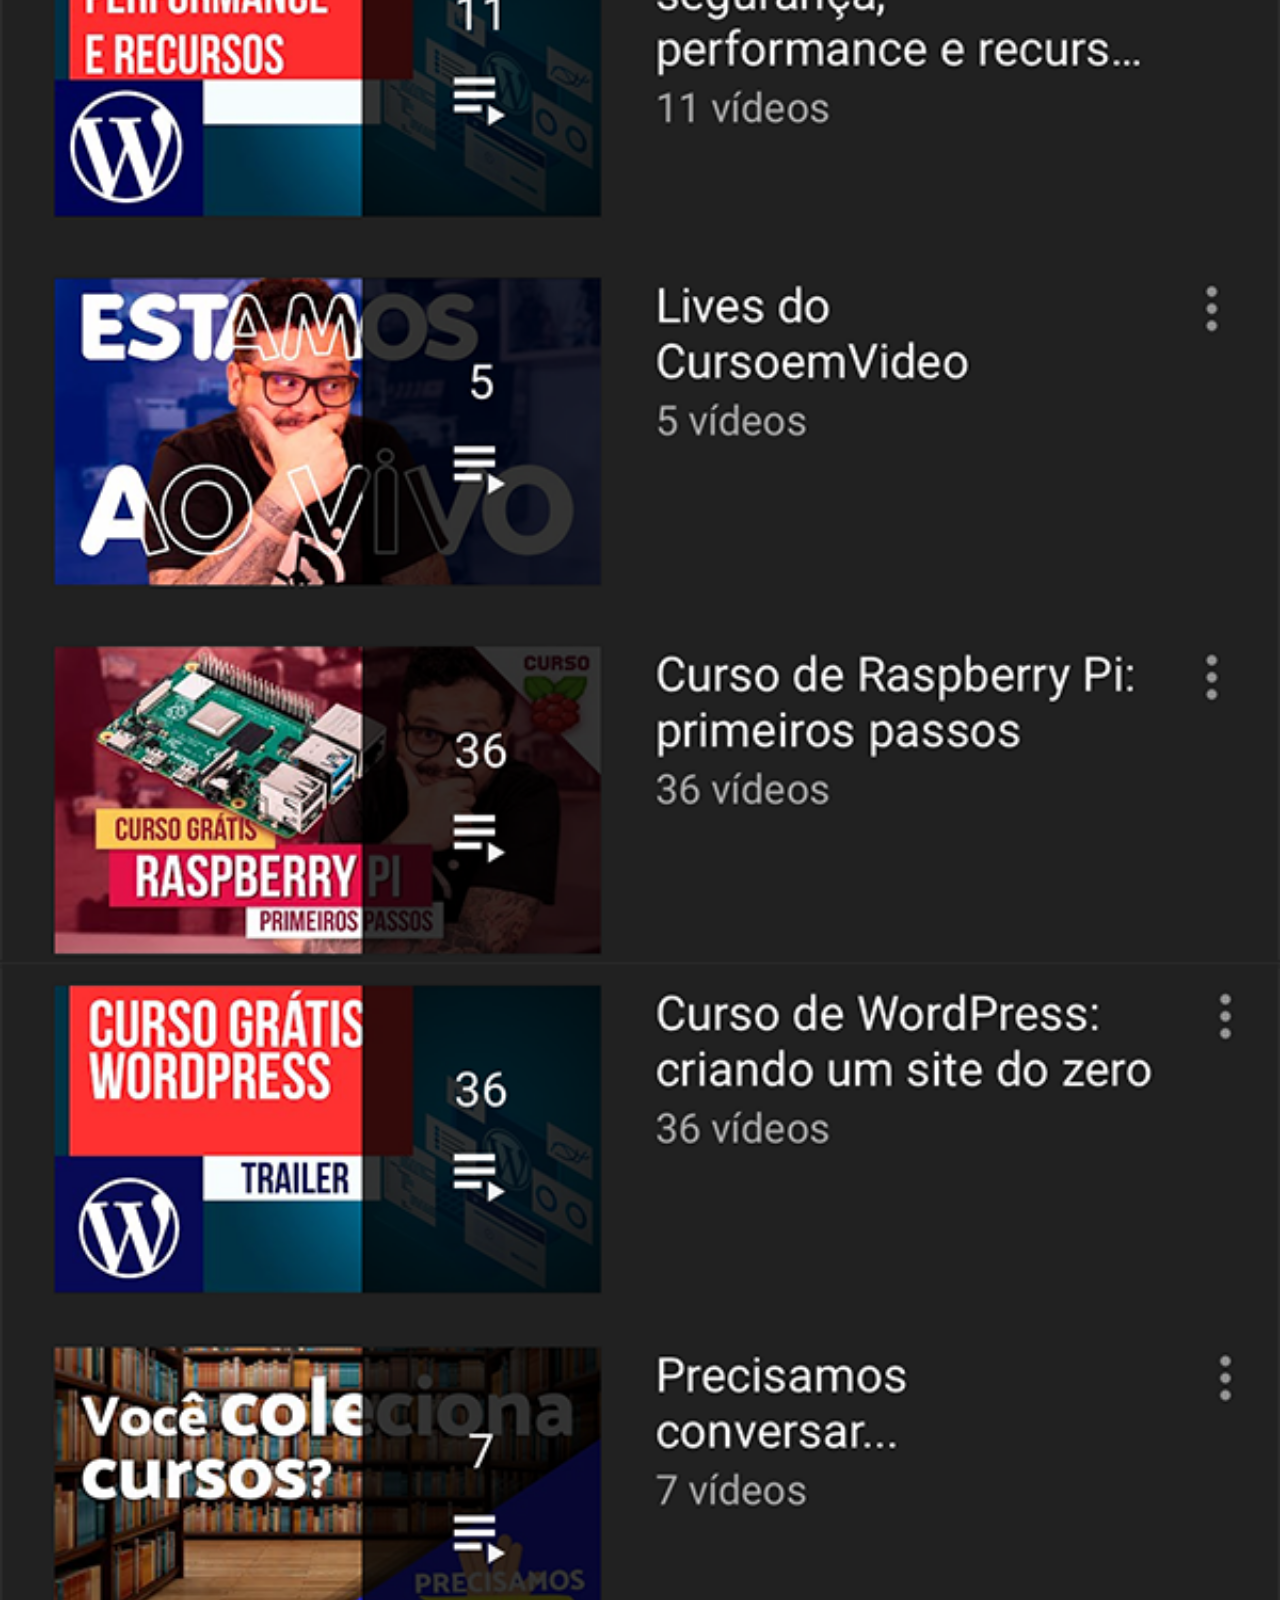
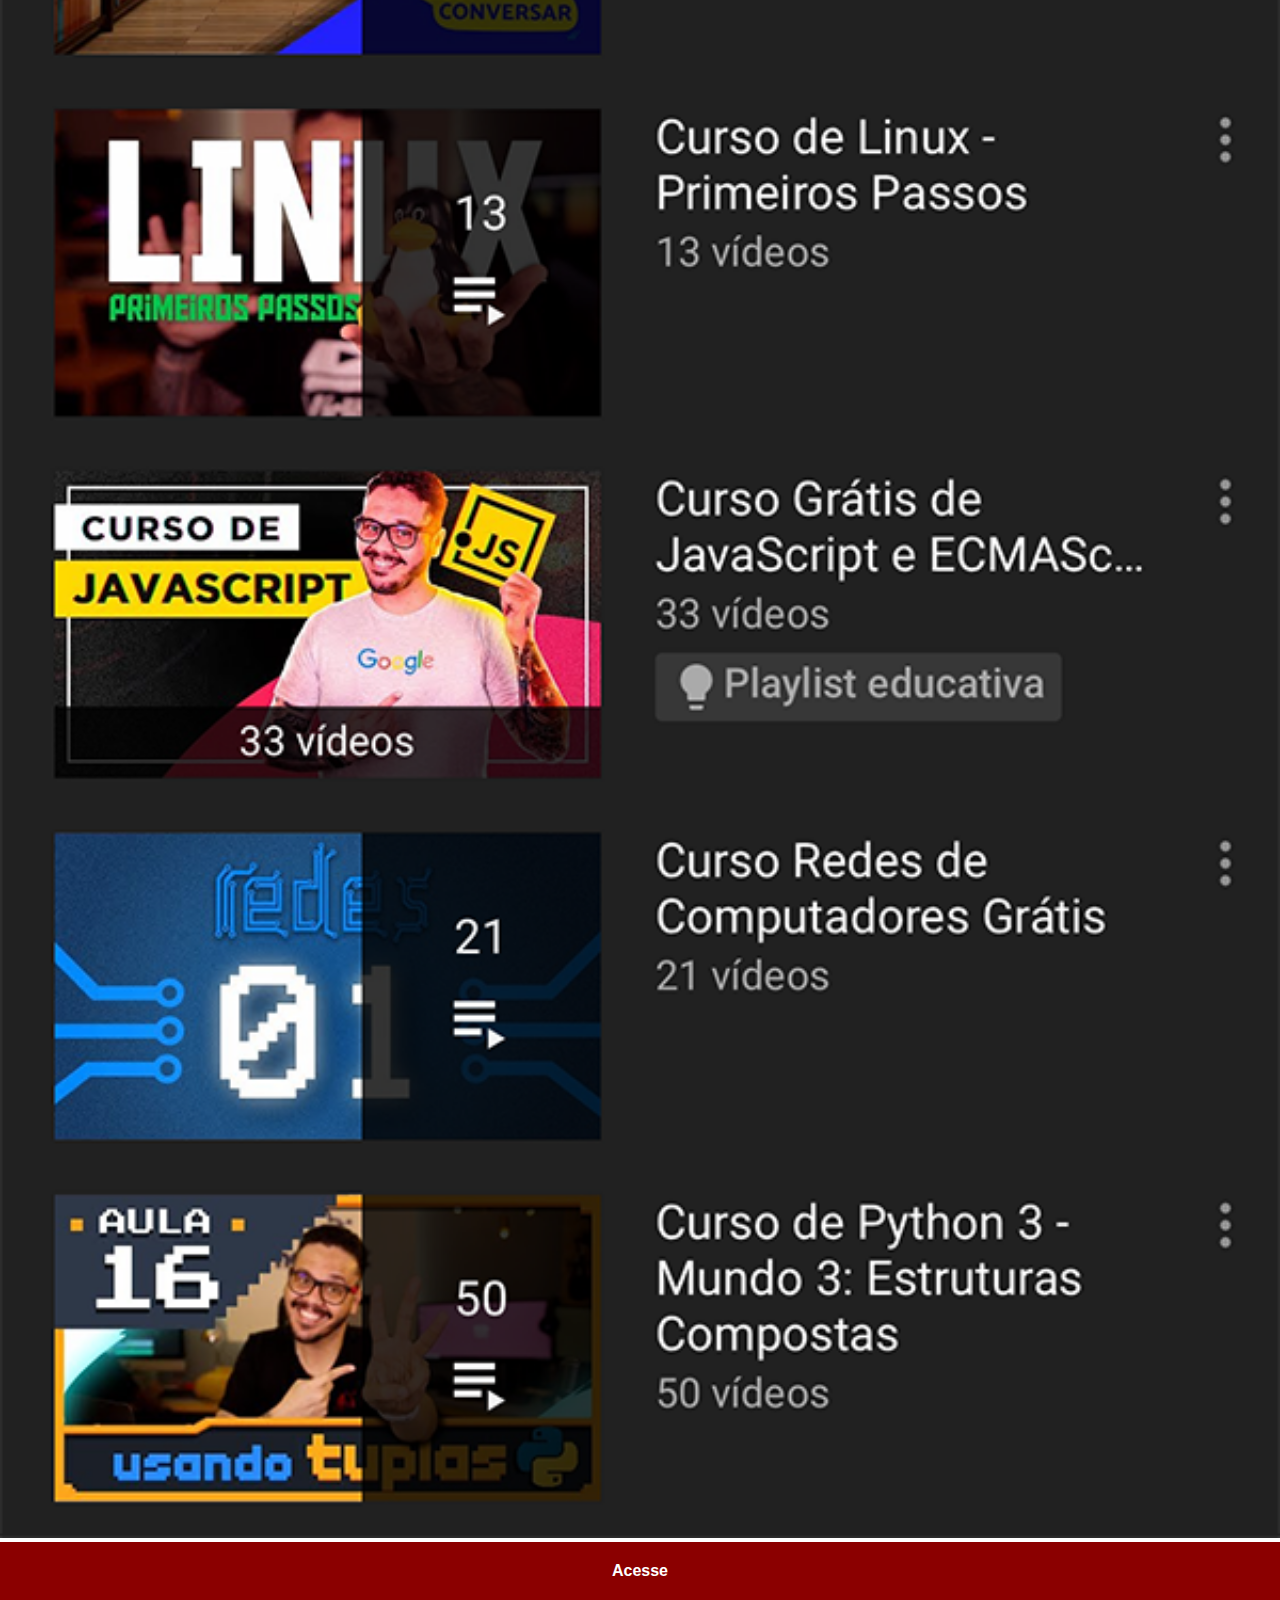
<file: youtube.html>
<!DOCTYPE html>
<html lang="pt-br">
<head>
    <meta charset="UTF-8">
    <meta http-equiv="X-UA-Compatible" content="IE=edge">
    <meta name="viewport" content="width=device-width, initial-scale=1.0">
    <title>YouTube</title>
    <link rel="stylesheet" href="estilos/social.css">
</head>
<body>
    <img src="imagens/tela-youtube.png" alt="youtube">
    <a href="https://www.youtube.com/@CursoemVideo/playlists" target="_blank">Acesse</a> 
</body>
</html>
</file>
<file: estilos/style.css>
@charset "UTF-8";

* {
    margin: 0px;
    padding: 0px;
    font-family: Arial, Helvetica, sans-serif;
}

::-webkit-scrollbar {
    width: 0px;
    height: 0px;
}

html, body {
    height: 100vh;
    width: 100vw;
    background-color: black;
}

body {
    background: url('../imagens/fundo-madeira.jpg') no-repeat top center;
    background-size: cover;
    background-attachment: fixed;
}

main {
    height: 100vh;
    position: relative;
}

section#telefone {
    position: absolute;
    top: 50%;
    left: 50%;
    transform: translate(-50%, -50%);
    height: 627px;
    width: 311px;
    background: url('../imagens/frame-iphone.png') no-repeat;
}

iframe#tela {
    position: relative;
    top: 80px;
    left: 22px;
    width: 267px;
    height: 471px;
}

section#rede-sociais {
    text-align: right;
    margin-right: 20px;
}

section#rede-sociais img {
    width: 50px;
    margin: 10px;
    border-radius: 50%;
    box-shadow: 2px 2px 5px rgba(0, 0, 0, 0.400);
    box-sizing: border-box;
}

section#rede-sociais img:hover {
    border: 2px solid rgba(255, 255, 255, 0.65);
    transform: translate(-3px,-3px);
    box-shadow: 5px 5px 10px rgba(0, 0, 0, 0.614);
    transition: transform .3s, border 1s;
}
</file>
<file: estilos/social.css>
@charset "UTF-8";

* {
    margin: 0px;
    padding: 0px;
    font-family: Arial, Helvetica, sans-serif;
}

::-webkit-scrollbar {
    width: 0px;
    height: 0px;
}

img {
    width: 100vw;
}

a {
    display: block;
    background-color: darkred;
    color: white;
    padding: 20px;
    text-align: center;
    font-weight: bolder;
    text-decoration: none;
}

a:hover {
    background-color: red;

}
</file>
